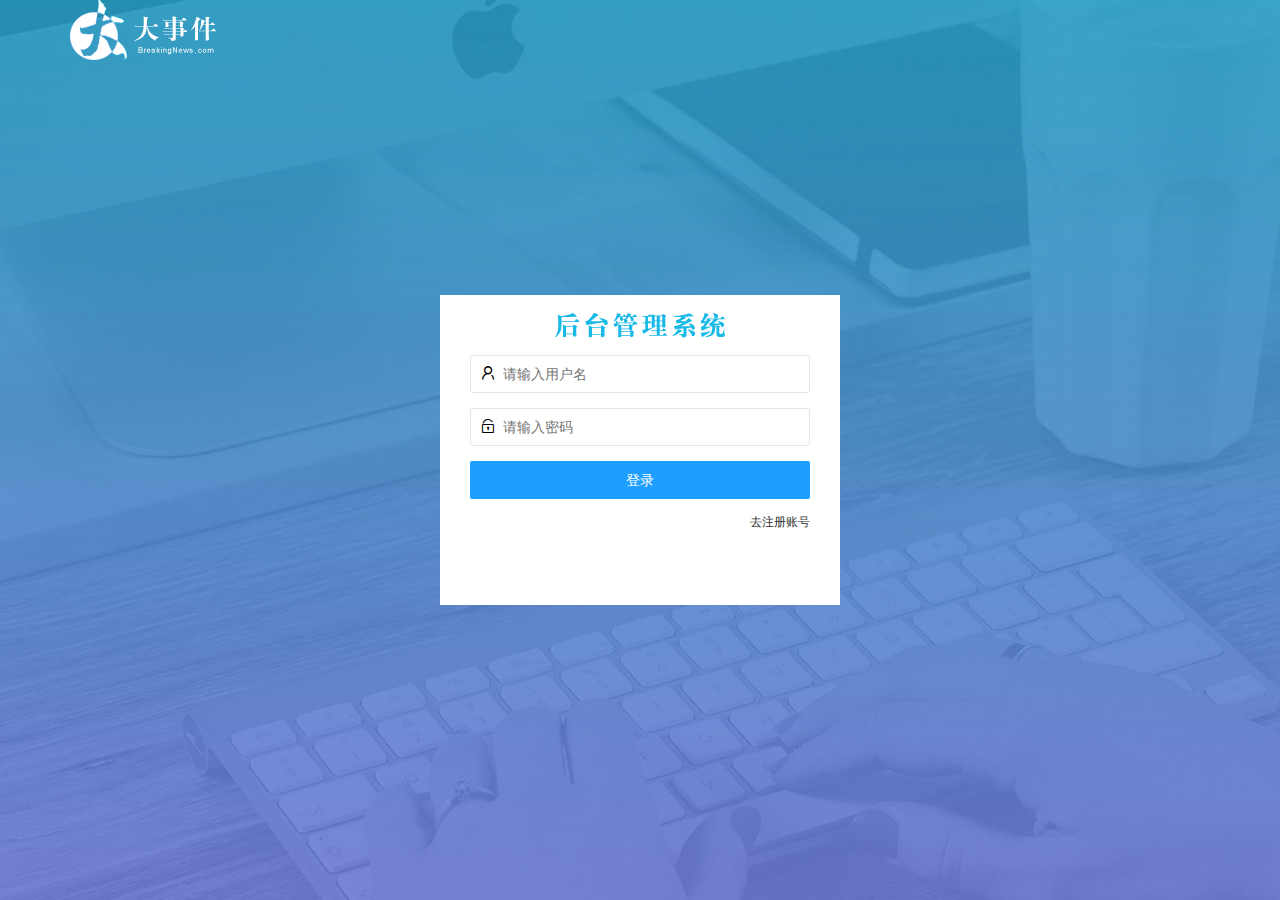
<file: login.html>
<!DOCTYPE html>
<html lang="en">

<head>
    <meta charset="UTF-8" />
    <meta name="viewport" content="width=device-width, initial-scale=1.0" />
    <title>大事件-登录/注册</title>
    <!-- 导入 LayUI 的样式 -->
    <link rel="stylesheet" href="/assets/lib/layui/css/layui.css" />
    <!-- 导入自己的样式表 -->
    <link rel="stylesheet" href="/assets/css/login.css" />
</head>

<body>
    <!-- 头部的 Logo 区域 -->
    <div class="layui-main">
        <img src="/assets/images/logo.png" alt="" />
    </div>

    <!-- 登录注册区域 -->
    <div class="loginAndRegBox">
        <div class="title-box"></div>
        <!-- 登录的div -->
        <div class="login-box">
            <!-- 登录的表单 -->
            <form class="layui-form" id="form_login">
                <!-- 用户名 -->
                <div class="layui-form-item">
                    <i class="layui-icon layui-icon-username"></i>
                    <input type="text" name="username" required lay-verify="required" placeholder="请输入用户名"
                        autocomplete="off" class="layui-input" />
                </div>
                <!-- 密码 -->
                <div class="layui-form-item">
                    <i class="layui-icon layui-icon-password"></i>
                    <input type="password" name="password" required lay-verify="required|pwd" placeholder="请输入密码"
                        autocomplete="off" class="layui-input" />
                </div>
                <!-- 登录按钮 -->
                <div class="layui-form-item">
                    <!-- 注意：表单提交按钮和普通按钮的区别，就是 lay-submit 属性 -->
                    <button class="layui-btn layui-btn-fluid layui-btn-normal" lay-submit>登录</button>
                </div>
                <div class="layui-form-item links">
                    <a href="javascript:;" id="link_reg">去注册账号</a>
                </div>
            </form>
        </div>
        <!-- 注册的div -->
        <div class="reg-box">
            <!-- 注册的表单 -->
            <form class="layui-form" id="form_reg">
                <!-- 用户名 -->
                <div class="layui-form-item">
                    <i class="layui-icon layui-icon-username"></i>
                    <input type="text" name="username" required lay-verify="required" placeholder="请输入用户名"
                        autocomplete="off" class="layui-input" />
                </div>
                <!-- 密码 -->
                <div class="layui-form-item">
                    <i class="layui-icon layui-icon-password"></i>
                    <input type="password" name="password" required lay-verify="required|pwd" placeholder="请输入密码"
                        autocomplete="off" class="layui-input" />
                </div>
                <!-- 密码确认框 -->
                <div class="layui-form-item">
                    <i class="layui-icon layui-icon-password"></i>
                    <input type="password" name="repassword" required lay-verify="required|pwd|repwd"
                        placeholder="再次确认密码" autocomplete="off" class="layui-input" />
                </div>
                <!-- 注册按钮 -->
                <div class="layui-form-item">
                    <!-- 注意：表单提交按钮和普通按钮的区别，就是 lay-submit 属性 -->
                    <button class="layui-btn layui-btn-fluid layui-btn-normal" lay-submit>注册</button>
                </div>
                <div class="layui-form-item links">
                    <a href="javascript:;" id="link_login">去登录</a>
                </div>
            </form>
        </div>
    </div>

    <!-- 导入 Layui 的JS文件 -->
    <script src="/assets/lib/layui/layui.all.js"></script>
    <!-- 导入 JQuery -->
    <script src="/assets/lib/jquery.js"></script>
    <!-- 导入自己封装的 baseAPI.js -->
    <script src="/assets/js/baseAPI.js"></script>
    <!-- 导入自己的 JavaScript 脚本 -->
    <script src="/assets/js/login.js"></script>
</body>

</html>
</file>
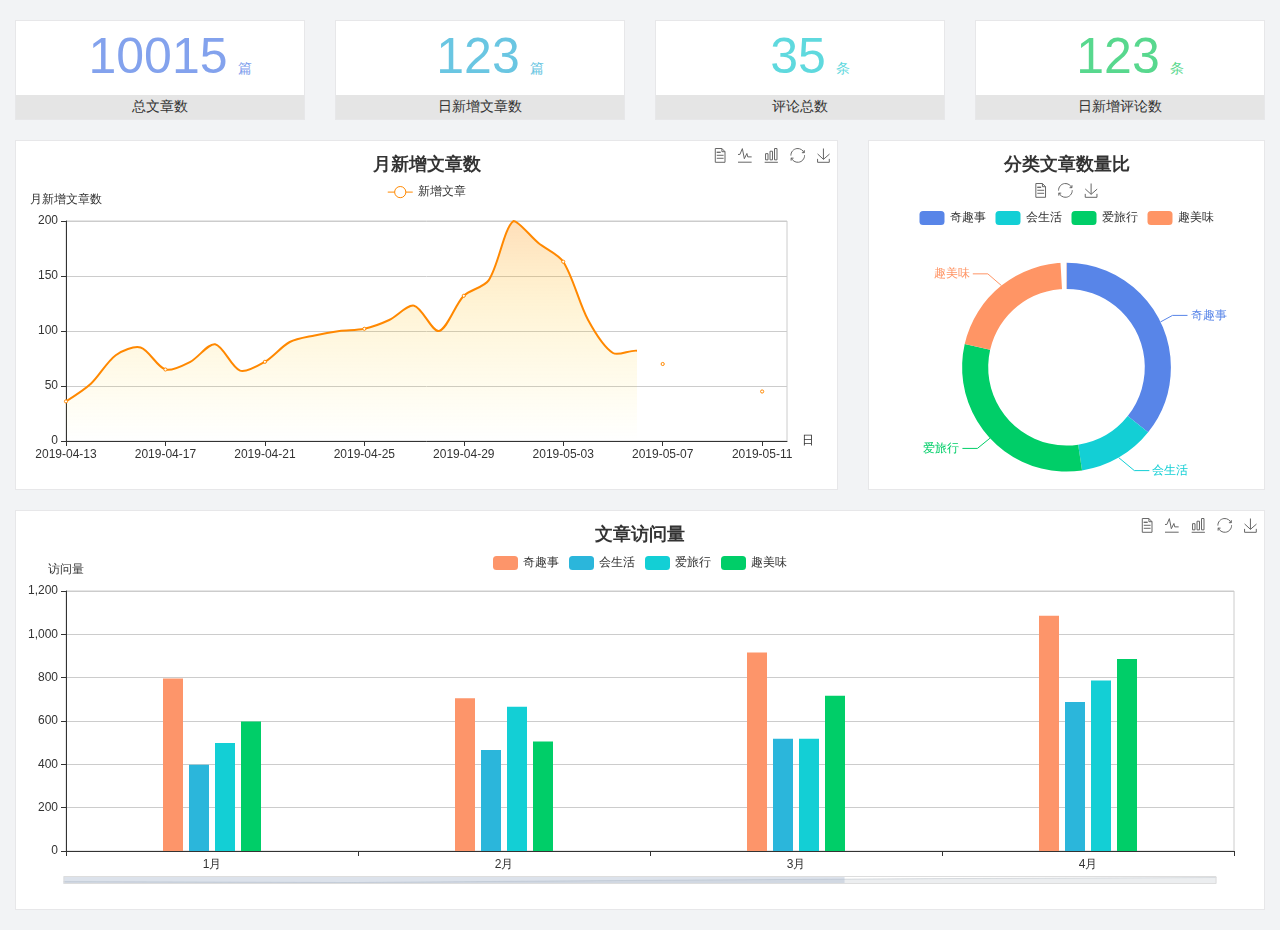
<file: home/dashboard.html>
<!DOCTYPE html>
<html lang="en">

<head>
  <meta charset="UTF-8">
  <meta name="viewport" content="width=device-width, initial-scale=1.0">
  <meta http-equiv="X-UA-Compatible" content="ie=edge">
  <title>图表统计</title>
  <link rel="stylesheet" href="../../assets/lib/bootstrap.css" />
  <link rel="stylesheet" href="../../assets/lib/main.css" />
  <script src="../../assets/lib/jquery.js"></script>
  <script type="text/javascript" src="../../assets/lib/echarts.min.js"></script>
</head>

<body>
  <div class="container-fluid">
    <div class="row spannel_list">
      <div class="col-sm-3 col-xs-6">
        <div class="spannel">
          <em>10015</em><span>篇</span>
          <b>总文章数</b>
        </div>
      </div>
      <div class="col-sm-3 col-xs-6">
        <div class="spannel scolor01">
          <em>123</em><span>篇</span>
          <b>日新增文章数</b>
        </div>
      </div>
      <div class="col-sm-3 col-xs-6">
        <div class="spannel scolor02">
          <em>35</em><span>条</span>
          <b>评论总数</b>
        </div>
      </div>
      <div class="col-sm-3 col-xs-6">
        <div class="spannel scolor03">
          <em>123</em><span>条</span>
          <b>日新增评论数</b>
        </div>
      </div>
    </div>
  </div>

  <div class="container-fluid">
    <div class="row curve-pie">
      <div class="col-lg-8 col-md-8">
        <div class="gragh_pannel" id="curve_show"></div>
      </div>
      <div class="col-lg-4 col-md-4">
        <div class="gragh_pannel" id="pie_show"></div>
      </div>
    </div>
  </div>

  <div class="container-fluid">
    <div class="column_pannel" id="column_show"></div>
  </div>

  <script>
    var oChart = echarts.init(document.getElementById('curve_show'));
    var aList_all = [
      { 'count': 36, 'date': '2019-04-13' },
      { 'count': 52, 'date': '2019-04-14' },
      { 'count': 78, 'date': '2019-04-15' },
      { 'count': 85, 'date': '2019-04-16' },
      { 'count': 65, 'date': '2019-04-17' },
      { 'count': 72, 'date': '2019-04-18' },
      { 'count': 88, 'date': '2019-04-19' },
      { 'count': 64, 'date': '2019-04-20' },
      { 'count': 72, 'date': '2019-04-21' },
      { 'count': 90, 'date': '2019-04-22' },
      { 'count': 96, 'date': '2019-04-23' },
      { 'count': 100, 'date': '2019-04-24' },
      { 'count': 102, 'date': '2019-04-25' },
      { 'count': 110, 'date': '2019-04-26' },
      { 'count': 123, 'date': '2019-04-27' },
      { 'count': 100, 'date': '2019-04-28' },
      { 'count': 132, 'date': '2019-04-29' },
      { 'count': 146, 'date': '2019-04-30' },
      { 'count': 200, 'date': '2019-05-01' },
      { 'count': 180, 'date': '2019-05-02' },
      { 'count': 163, 'date': '2019-05-03' },
      { 'count': 110, 'date': '2019-05-04' },
      { 'count': 80, 'date': '2019-05-05' },
      { 'count': 82, 'date': '2019-05-06' },
      { 'count': 70, 'date': '2019-05-07' },
      { 'count': 65, 'date': '2019-05-08' },
      { 'count': 54, 'date': '2019-05-09' },
      { 'count': 40, 'date': '2019-05-10' },
      { 'count': 45, 'date': '2019-05-11' },
      { 'count': 38, 'date': '2019-05-12' },
    ];

    let aCount = [];
    let aDate = [];

    for (var i = 0; i < aList_all.length; i++) {
      aCount.push(aList_all[i].count);
      aDate.push(aList_all[i].date);
    }

    var chartopt = {
      title: {
        text: '月新增文章数',
        left: 'center',
        top: '10'
      },
      tooltip: {
        trigger: 'axis'
      },
      legend: {
        data: ['新增文章'],
        top: '40'
      },
      toolbox: {
        show: true,
        feature: {
          mark: { show: true },
          dataView: { show: true, readOnly: false },
          magicType: { show: true, type: ['line', 'bar'] },
          restore: { show: true },
          saveAsImage: { show: true }
        }
      },
      calculable: true,
      xAxis: [
        {
          name: '日',
          type: 'category',
          boundaryGap: false,
          data: aDate
        }
      ],
      yAxis: [
        {
          name: '月新增文章数',
          type: 'value'
        }
      ],
      series: [
        {
          name: '新增文章',
          type: 'line',
          smooth: true,
          itemStyle: { normal: { areaStyle: { type: 'default' }, color: '#f80' }, lineStyle: { color: '#f80' } },
          data: aCount
        }],
      areaStyle: {
        normal: {
          color: new echarts.graphic.LinearGradient(0, 0, 0, 1, [{
            offset: 0,
            color: 'rgba(255,136,0,0.39)'
          }, {
            offset: .34,
            color: 'rgba(255,180,0,0.25)'
          }, {
            offset: 1,
            color: 'rgba(255,222,0,0.00)'
          }])

        }
      },
      grid: {
        show: true,
        x: 50,
        x2: 50,
        y: 80,
        height: 220
      }
    };

    oChart.setOption(chartopt);


    var oPie = echarts.init(document.getElementById('pie_show'));
    var oPieopt =
    {
      title: {
        top: 10,
        text: '分类文章数量比',
        x: 'center'
      },
      tooltip: {
        trigger: 'item',
        formatter: "{a} <br/>{b} : {c} ({d}%)"
      },
      color: ['#5885e8', '#13cfd5', '#00ce68', '#ff9565'],
      legend: {
        x: 'center',
        top: 65,
        data: ['奇趣事', '会生活', '爱旅行', '趣美味']
      },
      toolbox: {
        show: true,
        x: 'center',
        top: 35,
        feature: {
          mark: { show: true },
          dataView: { show: true, readOnly: false },
          magicType: {
            show: true,
            type: ['pie', 'funnel'],
            option: {
              funnel: {
                x: '25%',
                width: '50%',
                funnelAlign: 'left',
                max: 1548
              }
            }
          },
          restore: { show: true },
          saveAsImage: { show: true }
        }
      },
      calculable: true,
      series: [
        {
          name: '访问来源',
          type: 'pie',
          radius: ['45%', '60%'],
          center: ['50%', '65%'],
          data: [
            { value: 300, name: '奇趣事' },
            { value: 100, name: '会生活' },
            { value: 260, name: '爱旅行' },
            { value: 180, name: '趣美味' }
          ]
        }
      ]
    };
    oPie.setOption(oPieopt);



    var oColumn = this.echarts.init(document.getElementById('column_show'));
    var oColumnopt =
    {
      title: {
        text: '文章访问量',
        left: 'center',
        top: '10'
      },
      tooltip: {
        trigger: 'axis'
      },
      legend: {
        data: ['奇趣事', '会生活', '爱旅行', '趣美味'],
        top: '40'
      },
      toolbox: {
        show: true,
        feature: {
          mark: { show: true },
          dataView: { show: true, readOnly: false },
          magicType: { show: true, type: ['line', 'bar'] },
          restore: { show: true },
          saveAsImage: { show: true }
        }
      },
      calculable: true,
      xAxis: [
        {
          type: 'category',
          data: ['1月', '2月', '3月', '4月', '5月']
        }
      ],
      yAxis: [
        {
          name: '访问量',
          type: 'value'
        }
      ],
      series: [
        {
          name: '奇趣事',
          type: 'bar',
          barWidth: 20,
          itemStyle: {
            normal: { areaStyle: { type: 'default' }, color: '#fd956a' }
          },
          data: [800, 708, 920, 1090, 1200]
        },
        {
          name: '会生活',
          type: 'bar',
          barWidth: 20,
          itemStyle: {
            normal: { areaStyle: { type: 'default' }, color: '#2bb6db' }
          },
          data: [400, 468, 520, 690, 800]
        },
        {
          name: '爱旅行',
          type: 'bar',
          barWidth: 20,
          itemStyle: {
            normal: { areaStyle: { type: 'default' }, color: '#13cfd5' }
          },
          data: [500, 668, 520, 790, 900]
        },
        {
          name: '趣美味',
          type: 'bar',
          barWidth: 20,
          itemStyle: {
            normal: { areaStyle: { type: 'default' }, color: '#00ce68' }
          },
          data: [600, 508, 720, 890, 1000]
        }
      ],
      grid: {
        show: true,
        x: 50,
        x2: 30,
        y: 80,
        height: 260
      },
      dataZoom: [//给x轴设置滚动条
        {
          start: 0,//默认为0
          end: 100 - 1000 / 31,//默认为100
          type: 'slider',
          show: true,
          xAxisIndex: [0],
          handleSize: 0,//滑动条的 左右2个滑动条的大小
          height: 8,//组件高度
          left: 45, //左边的距离
          right: 50,//右边的距离
          bottom: 26,//右边的距离
          handleColor: '#ddd',//h滑动图标的颜色
          handleStyle: {
            borderColor: "#cacaca",
            borderWidth: "1",
            shadowBlur: 2,
            background: "#ddd",
            shadowColor: "#ddd",
          }
        }]
    };
    oColumn.setOption(oColumnopt);
  </script>
</body>

</html>
</file>
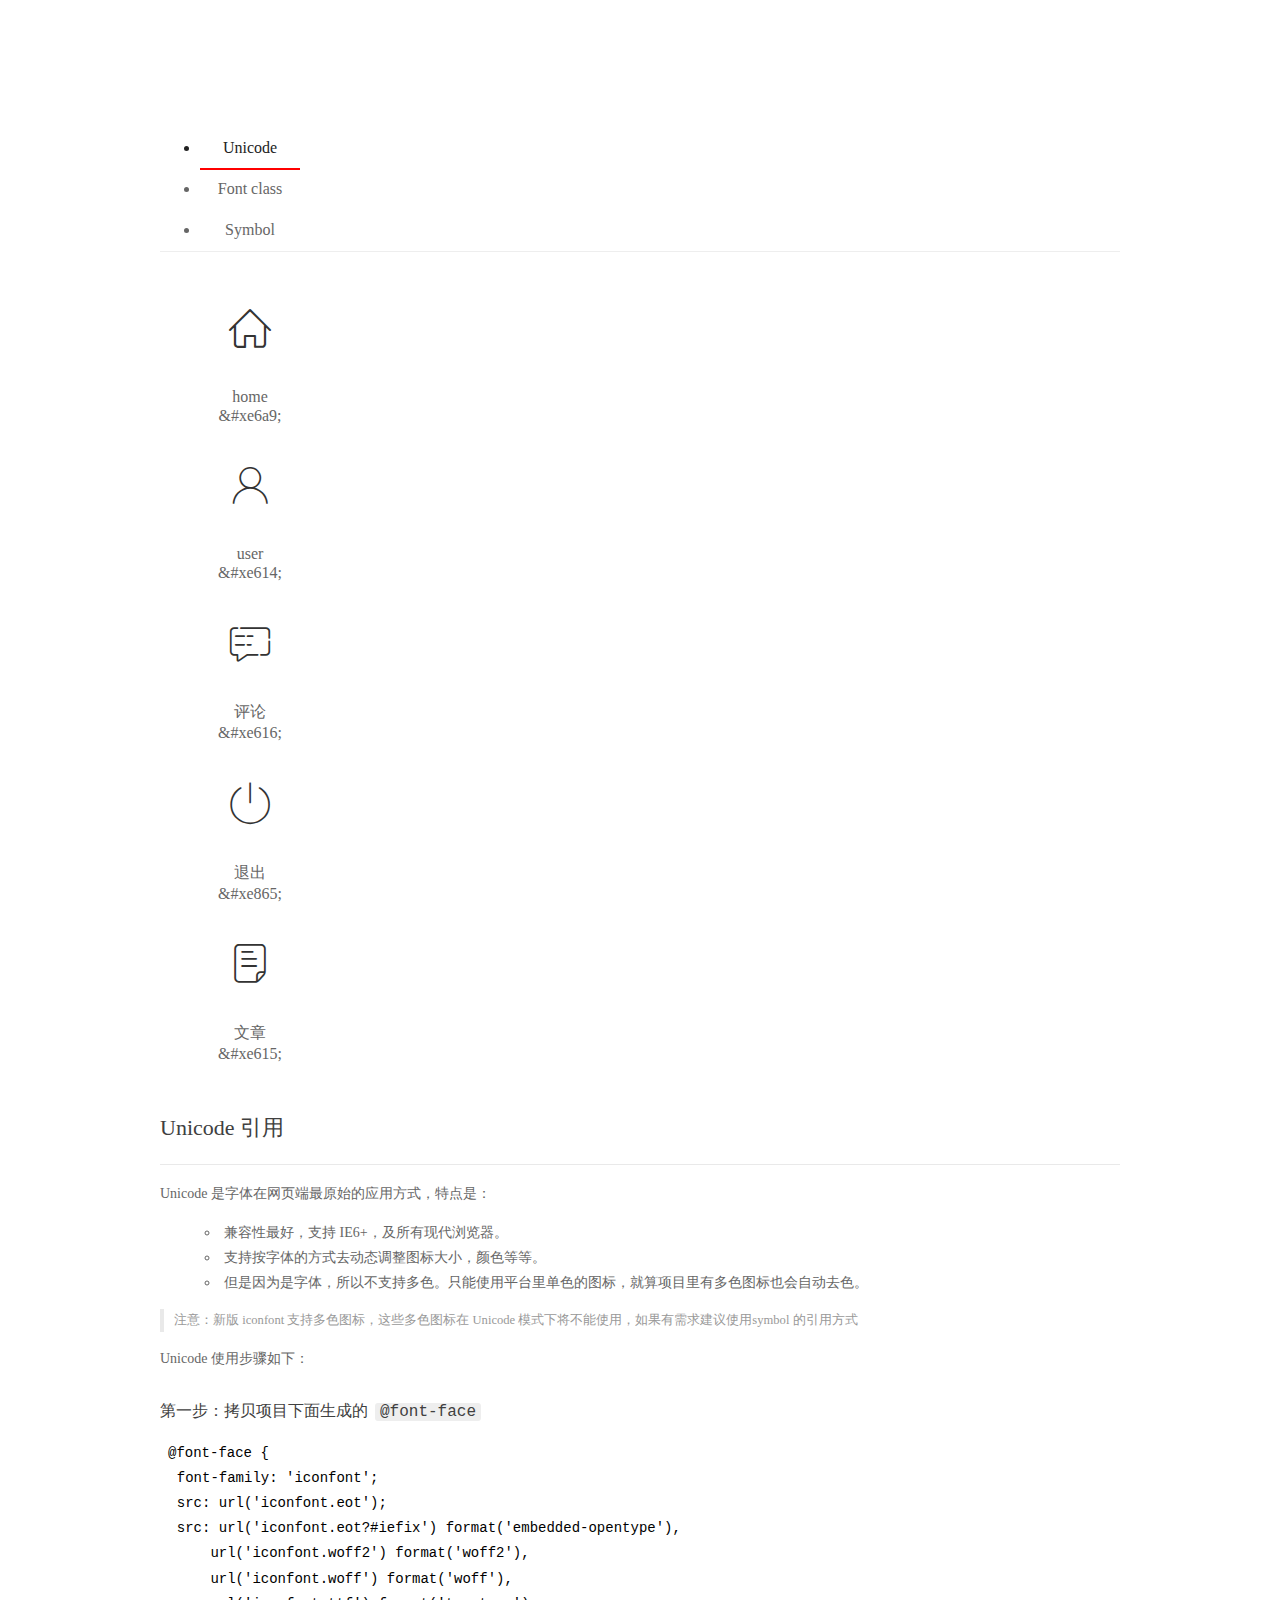
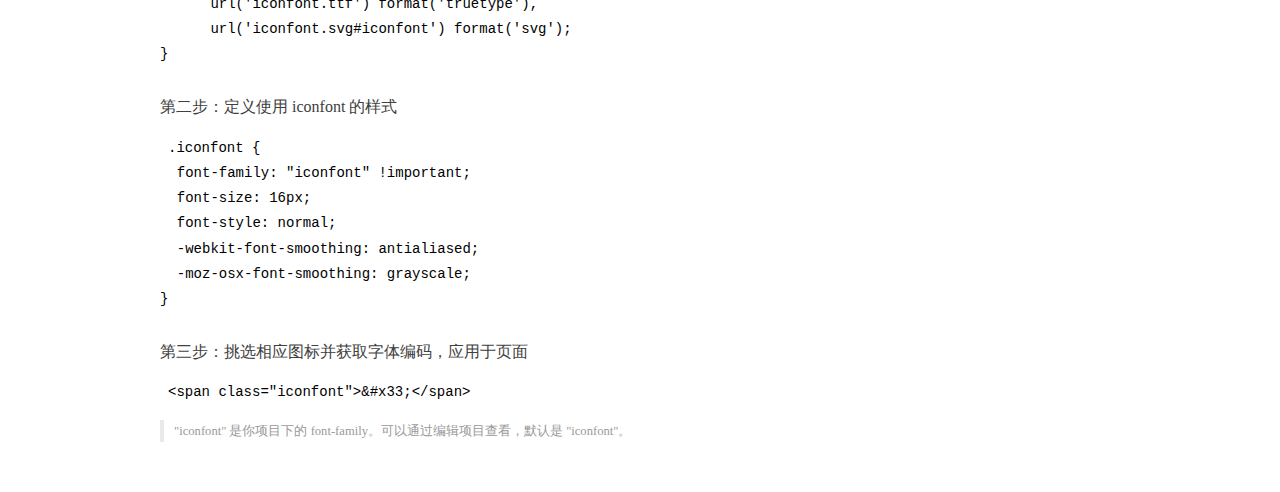
<file: assets/fonts/demo_index.html>
<!DOCTYPE html>
<html>
<head>
  <meta charset="utf-8"/>
  <title>IconFont Demo</title>
  <link rel="shortcut icon" href="https://gtms04.alicdn.com/tps/i4/TB1_oz6GVXXXXaFXpXXJDFnIXXX-64-64.ico" type="image/x-icon"/>
  <link rel="stylesheet" href="https://g.alicdn.com/thx/cube/1.3.2/cube.min.css">
  <link rel="stylesheet" href="demo.css">
  <link rel="stylesheet" href="iconfont.css">
  <script src="iconfont.js"></script>
  <!-- jQuery -->
  <script src="https://a1.alicdn.com/oss/uploads/2018/12/26/7bfddb60-08e8-11e9-9b04-53e73bb6408b.js"></script>
  <!-- 代码高亮 -->
  <script src="https://a1.alicdn.com/oss/uploads/2018/12/26/a3f714d0-08e6-11e9-8a15-ebf944d7534c.js"></script>
</head>
<body>
  <div class="main">
    <h1 class="logo"><a href="https://www.iconfont.cn/" title="iconfont 首页" target="_blank">&#xe86b;</a></h1>
    <div class="nav-tabs">
      <ul id="tabs" class="dib-box">
        <li class="dib active"><span>Unicode</span></li>
        <li class="dib"><span>Font class</span></li>
        <li class="dib"><span>Symbol</span></li>
      </ul>
      
    </div>
    <div class="tab-container">
      <div class="content unicode" style="display: block;">
          <ul class="icon_lists dib-box">
          
            <li class="dib">
              <span class="icon iconfont">&#xe6a9;</span>
                <div class="name">home</div>
                <div class="code-name">&amp;#xe6a9;</div>
              </li>
          
            <li class="dib">
              <span class="icon iconfont">&#xe614;</span>
                <div class="name">user</div>
                <div class="code-name">&amp;#xe614;</div>
              </li>
          
            <li class="dib">
              <span class="icon iconfont">&#xe616;</span>
                <div class="name">评论</div>
                <div class="code-name">&amp;#xe616;</div>
              </li>
          
            <li class="dib">
              <span class="icon iconfont">&#xe865;</span>
                <div class="name">退出</div>
                <div class="code-name">&amp;#xe865;</div>
              </li>
          
            <li class="dib">
              <span class="icon iconfont">&#xe615;</span>
                <div class="name">文章</div>
                <div class="code-name">&amp;#xe615;</div>
              </li>
          
          </ul>
          <div class="article markdown">
          <h2 id="unicode-">Unicode 引用</h2>
          <hr>

          <p>Unicode 是字体在网页端最原始的应用方式，特点是：</p>
          <ul>
            <li>兼容性最好，支持 IE6+，及所有现代浏览器。</li>
            <li>支持按字体的方式去动态调整图标大小，颜色等等。</li>
            <li>但是因为是字体，所以不支持多色。只能使用平台里单色的图标，就算项目里有多色图标也会自动去色。</li>
          </ul>
          <blockquote>
            <p>注意：新版 iconfont 支持多色图标，这些多色图标在 Unicode 模式下将不能使用，如果有需求建议使用symbol 的引用方式</p>
          </blockquote>
          <p>Unicode 使用步骤如下：</p>
          <h3 id="-font-face">第一步：拷贝项目下面生成的 <code>@font-face</code></h3>
<pre><code class="language-css"
>@font-face {
  font-family: 'iconfont';
  src: url('iconfont.eot');
  src: url('iconfont.eot?#iefix') format('embedded-opentype'),
      url('iconfont.woff2') format('woff2'),
      url('iconfont.woff') format('woff'),
      url('iconfont.ttf') format('truetype'),
      url('iconfont.svg#iconfont') format('svg');
}
</code></pre>
          <h3 id="-iconfont-">第二步：定义使用 iconfont 的样式</h3>
<pre><code class="language-css"
>.iconfont {
  font-family: "iconfont" !important;
  font-size: 16px;
  font-style: normal;
  -webkit-font-smoothing: antialiased;
  -moz-osx-font-smoothing: grayscale;
}
</code></pre>
          <h3 id="-">第三步：挑选相应图标并获取字体编码，应用于页面</h3>
<pre>
<code class="language-html"
>&lt;span class="iconfont"&gt;&amp;#x33;&lt;/span&gt;
</code></pre>
          <blockquote>
            <p>"iconfont" 是你项目下的 font-family。可以通过编辑项目查看，默认是 "iconfont"。</p>
          </blockquote>
          </div>
      </div>
      <div class="content font-class">
        <ul class="icon_lists dib-box">
          
          <li class="dib">
            <span class="icon iconfont icon-home"></span>
            <div class="name">
              home
            </div>
            <div class="code-name">.icon-home
            </div>
          </li>
          
          <li class="dib">
            <span class="icon iconfont icon-user"></span>
            <div class="name">
              user
            </div>
            <div class="code-name">.icon-user
            </div>
          </li>
          
          <li class="dib">
            <span class="icon iconfont icon-pinglun"></span>
            <div class="name">
              评论
            </div>
            <div class="code-name">.icon-pinglun
            </div>
          </li>
          
          <li class="dib">
            <span class="icon iconfont icon-tuichu"></span>
            <div class="name">
              退出
            </div>
            <div class="code-name">.icon-tuichu
            </div>
          </li>
          
          <li class="dib">
            <span class="icon iconfont icon-16"></span>
            <div class="name">
              文章
            </div>
            <div class="code-name">.icon-16
            </div>
          </li>
          
        </ul>
        <div class="article markdown">
        <h2 id="font-class-">font-class 引用</h2>
        <hr>

        <p>font-class 是 Unicode 使用方式的一种变种，主要是解决 Unicode 书写不直观，语意不明确的问题。</p>
        <p>与 Unicode 使用方式相比，具有如下特点：</p>
        <ul>
          <li>兼容性良好，支持 IE8+，及所有现代浏览器。</li>
          <li>相比于 Unicode 语意明确，书写更直观。可以很容易分辨这个 icon 是什么。</li>
          <li>因为使用 class 来定义图标，所以当要替换图标时，只需要修改 class 里面的 Unicode 引用。</li>
          <li>不过因为本质上还是使用的字体，所以多色图标还是不支持的。</li>
        </ul>
        <p>使用步骤如下：</p>
        <h3 id="-fontclass-">第一步：引入项目下面生成的 fontclass 代码：</h3>
<pre><code class="language-html">&lt;link rel="stylesheet" href="./iconfont.css"&gt;
</code></pre>
        <h3 id="-">第二步：挑选相应图标并获取类名，应用于页面：</h3>
<pre><code class="language-html">&lt;span class="iconfont icon-xxx"&gt;&lt;/span&gt;
</code></pre>
        <blockquote>
          <p>"
            iconfont" 是你项目下的 font-family。可以通过编辑项目查看，默认是 "iconfont"。</p>
        </blockquote>
      </div>
      </div>
      <div class="content symbol">
          <ul class="icon_lists dib-box">
          
            <li class="dib">
                <svg class="icon svg-icon" aria-hidden="true">
                  <use xlink:href="#icon-home"></use>
                </svg>
                <div class="name">home</div>
                <div class="code-name">#icon-home</div>
            </li>
          
            <li class="dib">
                <svg class="icon svg-icon" aria-hidden="true">
                  <use xlink:href="#icon-user"></use>
                </svg>
                <div class="name">user</div>
                <div class="code-name">#icon-user</div>
            </li>
          
            <li class="dib">
                <svg class="icon svg-icon" aria-hidden="true">
                  <use xlink:href="#icon-pinglun"></use>
                </svg>
                <div class="name">评论</div>
                <div class="code-name">#icon-pinglun</div>
            </li>
          
            <li class="dib">
                <svg class="icon svg-icon" aria-hidden="true">
                  <use xlink:href="#icon-tuichu"></use>
                </svg>
                <div class="name">退出</div>
                <div class="code-name">#icon-tuichu</div>
            </li>
          
            <li class="dib">
                <svg class="icon svg-icon" aria-hidden="true">
                  <use xlink:href="#icon-16"></use>
                </svg>
                <div class="name">文章</div>
                <div class="code-name">#icon-16</div>
            </li>
          
          </ul>
          <div class="article markdown">
          <h2 id="symbol-">Symbol 引用</h2>
          <hr>

          <p>这是一种全新的使用方式，应该说这才是未来的主流，也是平台目前推荐的用法。相关介绍可以参考这篇<a href="">文章</a>
            这种用法其实是做了一个 SVG 的集合，与另外两种相比具有如下特点：</p>
          <ul>
            <li>支持多色图标了，不再受单色限制。</li>
            <li>通过一些技巧，支持像字体那样，通过 <code>font-size</code>, <code>color</code> 来调整样式。</li>
            <li>兼容性较差，支持 IE9+，及现代浏览器。</li>
            <li>浏览器渲染 SVG 的性能一般，还不如 png。</li>
          </ul>
          <p>使用步骤如下：</p>
          <h3 id="-symbol-">第一步：引入项目下面生成的 symbol 代码：</h3>
<pre><code class="language-html">&lt;script src="./iconfont.js"&gt;&lt;/script&gt;
</code></pre>
          <h3 id="-css-">第二步：加入通用 CSS 代码（引入一次就行）：</h3>
<pre><code class="language-html">&lt;style&gt;
.icon {
  width: 1em;
  height: 1em;
  vertical-align: -0.15em;
  fill: currentColor;
  overflow: hidden;
}
&lt;/style&gt;
</code></pre>
          <h3 id="-">第三步：挑选相应图标并获取类名，应用于页面：</h3>
<pre><code class="language-html">&lt;svg class="icon" aria-hidden="true"&gt;
  &lt;use xlink:href="#icon-xxx"&gt;&lt;/use&gt;
&lt;/svg&gt;
</code></pre>
          </div>
      </div>

    </div>
  </div>
  <script>
  $(document).ready(function () {
      $('.tab-container .content:first').show()

      $('#tabs li').click(function (e) {
        var tabContent = $('.tab-container .content')
        var index = $(this).index()

        if ($(this).hasClass('active')) {
          return
        } else {
          $('#tabs li').removeClass('active')
          $(this).addClass('active')

          tabContent.hide().eq(index).fadeIn()
        }
      })
    })
  </script>
</body>
</html>
</file>
<file: assets/lib/layui/css/layui.css>
/** layui-v2.5.5 MIT License By https://www.layui.com */
 .layui-inline,img{display:inline-block;vertical-align:middle}h1,h2,h3,h4,h5,h6{font-weight:400}.layui-edge,.layui-header,.layui-inline,.layui-main{position:relative}.layui-body,.layui-edge,.layui-elip{overflow:hidden}.layui-btn,.layui-edge,.layui-inline,img{vertical-align:middle}.layui-btn,.layui-disabled,.layui-icon,.layui-unselect{-moz-user-select:none;-webkit-user-select:none;-ms-user-select:none}.layui-elip,.layui-form-checkbox span,.layui-form-pane .layui-form-label{text-overflow:ellipsis;white-space:nowrap}.layui-breadcrumb,.layui-tree-btnGroup{visibility:hidden}blockquote,body,button,dd,div,dl,dt,form,h1,h2,h3,h4,h5,h6,input,li,ol,p,pre,td,textarea,th,ul{margin:0;padding:0;-webkit-tap-highlight-color:rgba(0,0,0,0)}a:active,a:hover{outline:0}img{border:none}li{list-style:none}table{border-collapse:collapse;border-spacing:0}h4,h5,h6{font-size:100%}button,input,optgroup,option,select,textarea{font-family:inherit;font-size:inherit;font-style:inherit;font-weight:inherit;outline:0}pre{white-space:pre-wrap;white-space:-moz-pre-wrap;white-space:-pre-wrap;white-space:-o-pre-wrap;word-wrap:break-word}body{line-height:24px;font:14px Helvetica Neue,Helvetica,PingFang SC,Tahoma,Arial,sans-serif}hr{height:1px;margin:10px 0;border:0;clear:both}a{color:#333;text-decoration:none}a:hover{color:#777}a cite{font-style:normal;*cursor:pointer}.layui-border-box,.layui-border-box *{box-sizing:border-box}.layui-box,.layui-box *{box-sizing:content-box}.layui-clear{clear:both;*zoom:1}.layui-clear:after{content:'\20';clear:both;*zoom:1;display:block;height:0}.layui-inline{*display:inline;*zoom:1}.layui-edge{display:inline-block;width:0;height:0;border-width:6px;border-style:dashed;border-color:transparent}.layui-edge-top{top:-4px;border-bottom-color:#999;border-bottom-style:solid}.layui-edge-right{border-left-color:#999;border-left-style:solid}.layui-edge-bottom{top:2px;border-top-color:#999;border-top-style:solid}.layui-edge-left{border-right-color:#999;border-right-style:solid}.layui-disabled,.layui-disabled:hover{color:#d2d2d2!important;cursor:not-allowed!important}.layui-circle{border-radius:100%}.layui-show{display:block!important}.layui-hide{display:none!important}@font-face{font-family:layui-icon;src:url(../font/iconfont.eot?v=250);src:url(../font/iconfont.eot?v=250#iefix) format('embedded-opentype'),url(../font/iconfont.woff2?v=250) format('woff2'),url(../font/iconfont.woff?v=250) format('woff'),url(../font/iconfont.ttf?v=250) format('truetype'),url(../font/iconfont.svg?v=250#layui-icon) format('svg')}.layui-icon{font-family:layui-icon!important;font-size:16px;font-style:normal;-webkit-font-smoothing:antialiased;-moz-osx-font-smoothing:grayscale}.layui-icon-reply-fill:before{content:"\e611"}.layui-icon-set-fill:before{content:"\e614"}.layui-icon-menu-fill:before{content:"\e60f"}.layui-icon-search:before{content:"\e615"}.layui-icon-share:before{content:"\e641"}.layui-icon-set-sm:before{content:"\e620"}.layui-icon-engine:before{content:"\e628"}.layui-icon-close:before{content:"\1006"}.layui-icon-close-fill:before{content:"\1007"}.layui-icon-chart-screen:before{content:"\e629"}.layui-icon-star:before{content:"\e600"}.layui-icon-circle-dot:before{content:"\e617"}.layui-icon-chat:before{content:"\e606"}.layui-icon-release:before{content:"\e609"}.layui-icon-list:before{content:"\e60a"}.layui-icon-chart:before{content:"\e62c"}.layui-icon-ok-circle:before{content:"\1005"}.layui-icon-layim-theme:before{content:"\e61b"}.layui-icon-table:before{content:"\e62d"}.layui-icon-right:before{content:"\e602"}.layui-icon-left:before{content:"\e603"}.layui-icon-cart-simple:before{content:"\e698"}.layui-icon-face-cry:before{content:"\e69c"}.layui-icon-face-smile:before{content:"\e6af"}.layui-icon-survey:before{content:"\e6b2"}.layui-icon-tree:before{content:"\e62e"}.layui-icon-upload-circle:before{content:"\e62f"}.layui-icon-add-circle:before{content:"\e61f"}.layui-icon-download-circle:before{content:"\e601"}.layui-icon-templeate-1:before{content:"\e630"}.layui-icon-util:before{content:"\e631"}.layui-icon-face-surprised:before{content:"\e664"}.layui-icon-edit:before{content:"\e642"}.layui-icon-speaker:before{content:"\e645"}.layui-icon-down:before{content:"\e61a"}.layui-icon-file:before{content:"\e621"}.layui-icon-layouts:before{content:"\e632"}.layui-icon-rate-half:before{content:"\e6c9"}.layui-icon-add-circle-fine:before{content:"\e608"}.layui-icon-prev-circle:before{content:"\e633"}.layui-icon-read:before{content:"\e705"}.layui-icon-404:before{content:"\e61c"}.layui-icon-carousel:before{content:"\e634"}.layui-icon-help:before{content:"\e607"}.layui-icon-code-circle:before{content:"\e635"}.layui-icon-water:before{content:"\e636"}.layui-icon-username:before{content:"\e66f"}.layui-icon-find-fill:before{content:"\e670"}.layui-icon-about:before{content:"\e60b"}.layui-icon-location:before{content:"\e715"}.layui-icon-up:before{content:"\e619"}.layui-icon-pause:before{content:"\e651"}.layui-icon-date:before{content:"\e637"}.layui-icon-layim-uploadfile:before{content:"\e61d"}.layui-icon-delete:before{content:"\e640"}.layui-icon-play:before{content:"\e652"}.layui-icon-top:before{content:"\e604"}.layui-icon-friends:before{content:"\e612"}.layui-icon-refresh-3:before{content:"\e9aa"}.layui-icon-ok:before{content:"\e605"}.layui-icon-layer:before{content:"\e638"}.layui-icon-face-smile-fine:before{content:"\e60c"}.layui-icon-dollar:before{content:"\e659"}.layui-icon-group:before{content:"\e613"}.layui-icon-layim-download:before{content:"\e61e"}.layui-icon-picture-fine:before{content:"\e60d"}.layui-icon-link:before{content:"\e64c"}.layui-icon-diamond:before{content:"\e735"}.layui-icon-log:before{content:"\e60e"}.layui-icon-rate-solid:before{content:"\e67a"}.layui-icon-fonts-del:before{content:"\e64f"}.layui-icon-unlink:before{content:"\e64d"}.layui-icon-fonts-clear:before{content:"\e639"}.layui-icon-triangle-r:before{content:"\e623"}.layui-icon-circle:before{content:"\e63f"}.layui-icon-radio:before{content:"\e643"}.layui-icon-align-center:before{content:"\e647"}.layui-icon-align-right:before{content:"\e648"}.layui-icon-align-left:before{content:"\e649"}.layui-icon-loading-1:before{content:"\e63e"}.layui-icon-return:before{content:"\e65c"}.layui-icon-fonts-strong:before{content:"\e62b"}.layui-icon-upload:before{content:"\e67c"}.layui-icon-dialogue:before{content:"\e63a"}.layui-icon-video:before{content:"\e6ed"}.layui-icon-headset:before{content:"\e6fc"}.layui-icon-cellphone-fine:before{content:"\e63b"}.layui-icon-add-1:before{content:"\e654"}.layui-icon-face-smile-b:before{content:"\e650"}.layui-icon-fonts-html:before{content:"\e64b"}.layui-icon-form:before{content:"\e63c"}.layui-icon-cart:before{content:"\e657"}.layui-icon-camera-fill:before{content:"\e65d"}.layui-icon-tabs:before{content:"\e62a"}.layui-icon-fonts-code:before{content:"\e64e"}.layui-icon-fire:before{content:"\e756"}.layui-icon-set:before{content:"\e716"}.layui-icon-fonts-u:before{content:"\e646"}.layui-icon-triangle-d:before{content:"\e625"}.layui-icon-tips:before{content:"\e702"}.layui-icon-picture:before{content:"\e64a"}.layui-icon-more-vertical:before{content:"\e671"}.layui-icon-flag:before{content:"\e66c"}.layui-icon-loading:before{content:"\e63d"}.layui-icon-fonts-i:before{content:"\e644"}.layui-icon-refresh-1:before{content:"\e666"}.layui-icon-rmb:before{content:"\e65e"}.layui-icon-home:before{content:"\e68e"}.layui-icon-user:before{content:"\e770"}.layui-icon-notice:before{content:"\e667"}.layui-icon-login-weibo:before{content:"\e675"}.layui-icon-voice:before{content:"\e688"}.layui-icon-upload-drag:before{content:"\e681"}.layui-icon-login-qq:before{content:"\e676"}.layui-icon-snowflake:before{content:"\e6b1"}.layui-icon-file-b:before{content:"\e655"}.layui-icon-template:before{content:"\e663"}.layui-icon-auz:before{content:"\e672"}.layui-icon-console:before{content:"\e665"}.layui-icon-app:before{content:"\e653"}.layui-icon-prev:before{content:"\e65a"}.layui-icon-website:before{content:"\e7ae"}.layui-icon-next:before{content:"\e65b"}.layui-icon-component:before{content:"\e857"}.layui-icon-more:before{content:"\e65f"}.layui-icon-login-wechat:before{content:"\e677"}.layui-icon-shrink-right:before{content:"\e668"}.layui-icon-spread-left:before{content:"\e66b"}.layui-icon-camera:before{content:"\e660"}.layui-icon-note:before{content:"\e66e"}.layui-icon-refresh:before{content:"\e669"}.layui-icon-female:before{content:"\e661"}.layui-icon-male:before{content:"\e662"}.layui-icon-password:before{content:"\e673"}.layui-icon-senior:before{content:"\e674"}.layui-icon-theme:before{content:"\e66a"}.layui-icon-tread:before{content:"\e6c5"}.layui-icon-praise:before{content:"\e6c6"}.layui-icon-star-fill:before{content:"\e658"}.layui-icon-rate:before{content:"\e67b"}.layui-icon-template-1:before{content:"\e656"}.layui-icon-vercode:before{content:"\e679"}.layui-icon-cellphone:before{content:"\e678"}.layui-icon-screen-full:before{content:"\e622"}.layui-icon-screen-restore:before{content:"\e758"}.layui-icon-cols:before{content:"\e610"}.layui-icon-export:before{content:"\e67d"}.layui-icon-print:before{content:"\e66d"}.layui-icon-slider:before{content:"\e714"}.layui-icon-addition:before{content:"\e624"}.layui-icon-subtraction:before{content:"\e67e"}.layui-icon-service:before{content:"\e626"}.layui-icon-transfer:before{content:"\e691"}.layui-main{width:1140px;margin:0 auto}.layui-header{z-index:1000;height:60px}.layui-header a:hover{transition:all .5s;-webkit-transition:all .5s}.layui-side{position:fixed;left:0;top:0;bottom:0;z-index:999;width:200px;overflow-x:hidden}.layui-side-scroll{position:relative;width:220px;height:100%;overflow-x:hidden}.layui-body{position:absolute;left:200px;right:0;top:0;bottom:0;z-index:998;width:auto;overflow-y:auto;box-sizing:border-box}.layui-layout-body{overflow:hidden}.layui-layout-admin .layui-header{background-color:#23262E}.layui-layout-admin .layui-side{top:60px;width:200px;overflow-x:hidden}.layui-layout-admin .layui-body{position:fixed;top:60px;bottom:44px}.layui-layout-admin .layui-main{width:auto;margin:0 15px}.layui-layout-admin .layui-footer{position:fixed;left:200px;right:0;bottom:0;height:44px;line-height:44px;padding:0 15px;background-color:#eee}.layui-layout-admin .layui-logo{position:absolute;left:0;top:0;width:200px;height:100%;line-height:60px;text-align:center;color:#009688;font-size:16px}.layui-layout-admin .layui-header .layui-nav{background:0 0}.layui-layout-left{position:absolute!important;left:200px;top:0}.layui-layout-right{position:absolute!important;right:0;top:0}.layui-container{position:relative;margin:0 auto;padding:0 15px;box-sizing:border-box}.layui-fluid{position:relative;margin:0 auto;padding:0 15px}.layui-row:after,.layui-row:before{content:'';display:block;clear:both}.layui-col-lg1,.layui-col-lg10,.layui-col-lg11,.layui-col-lg12,.layui-col-lg2,.layui-col-lg3,.layui-col-lg4,.layui-col-lg5,.layui-col-lg6,.layui-col-lg7,.layui-col-lg8,.layui-col-lg9,.layui-col-md1,.layui-col-md10,.layui-col-md11,.layui-col-md12,.layui-col-md2,.layui-col-md3,.layui-col-md4,.layui-col-md5,.layui-col-md6,.layui-col-md7,.layui-col-md8,.layui-col-md9,.layui-col-sm1,.layui-col-sm10,.layui-col-sm11,.layui-col-sm12,.layui-col-sm2,.layui-col-sm3,.layui-col-sm4,.layui-col-sm5,.layui-col-sm6,.layui-col-sm7,.layui-col-sm8,.layui-col-sm9,.layui-col-xs1,.layui-col-xs10,.layui-col-xs11,.layui-col-xs12,.layui-col-xs2,.layui-col-xs3,.layui-col-xs4,.layui-col-xs5,.layui-col-xs6,.layui-col-xs7,.layui-col-xs8,.layui-col-xs9{position:relative;display:block;box-sizing:border-box}.layui-col-xs1,.layui-col-xs10,.layui-col-xs11,.layui-col-xs12,.layui-col-xs2,.layui-col-xs3,.layui-col-xs4,.layui-col-xs5,.layui-col-xs6,.layui-col-xs7,.layui-col-xs8,.layui-col-xs9{float:left}.layui-col-xs1{width:8.33333333%}.layui-col-xs2{width:16.66666667%}.layui-col-xs3{width:25%}.layui-col-xs4{width:33.33333333%}.layui-col-xs5{width:41.66666667%}.layui-col-xs6{width:50%}.layui-col-xs7{width:58.33333333%}.layui-col-xs8{width:66.66666667%}.layui-col-xs9{width:75%}.layui-col-xs10{width:83.33333333%}.layui-col-xs11{width:91.66666667%}.layui-col-xs12{width:100%}.layui-col-xs-offset1{margin-left:8.33333333%}.layui-col-xs-offset2{margin-left:16.66666667%}.layui-col-xs-offset3{margin-left:25%}.layui-col-xs-offset4{margin-left:33.33333333%}.layui-col-xs-offset5{margin-left:41.66666667%}.layui-col-xs-offset6{margin-left:50%}.layui-col-xs-offset7{margin-left:58.33333333%}.layui-col-xs-offset8{margin-left:66.66666667%}.layui-col-xs-offset9{margin-left:75%}.layui-col-xs-offset10{margin-left:83.33333333%}.layui-col-xs-offset11{margin-left:91.66666667%}.layui-col-xs-offset12{margin-left:100%}@media screen and (max-width:768px){.layui-hide-xs{display:none!important}.layui-show-xs-block{display:block!important}.layui-show-xs-inline{display:inline!important}.layui-show-xs-inline-block{display:inline-block!important}}@media screen and (min-width:768px){.layui-container{width:750px}.layui-hide-sm{display:none!important}.layui-show-sm-block{display:block!important}.layui-show-sm-inline{display:inline!important}.layui-show-sm-inline-block{display:inline-block!important}.layui-col-sm1,.layui-col-sm10,.layui-col-sm11,.layui-col-sm12,.layui-col-sm2,.layui-col-sm3,.layui-col-sm4,.layui-col-sm5,.layui-col-sm6,.layui-col-sm7,.layui-col-sm8,.layui-col-sm9{float:left}.layui-col-sm1{width:8.33333333%}.layui-col-sm2{width:16.66666667%}.layui-col-sm3{width:25%}.layui-col-sm4{width:33.33333333%}.layui-col-sm5{width:41.66666667%}.layui-col-sm6{width:50%}.layui-col-sm7{width:58.33333333%}.layui-col-sm8{width:66.66666667%}.layui-col-sm9{width:75%}.layui-col-sm10{width:83.33333333%}.layui-col-sm11{width:91.66666667%}.layui-col-sm12{width:100%}.layui-col-sm-offset1{margin-left:8.33333333%}.layui-col-sm-offset2{margin-left:16.66666667%}.layui-col-sm-offset3{margin-left:25%}.layui-col-sm-offset4{margin-left:33.33333333%}.layui-col-sm-offset5{margin-left:41.66666667%}.layui-col-sm-offset6{margin-left:50%}.layui-col-sm-offset7{margin-left:58.33333333%}.layui-col-sm-offset8{margin-left:66.66666667%}.layui-col-sm-offset9{margin-left:75%}.layui-col-sm-offset10{margin-left:83.33333333%}.layui-col-sm-offset11{margin-left:91.66666667%}.layui-col-sm-offset12{margin-left:100%}}@media screen and (min-width:992px){.layui-container{width:970px}.layui-hide-md{display:none!important}.layui-show-md-block{display:block!important}.layui-show-md-inline{display:inline!important}.layui-show-md-inline-block{display:inline-block!important}.layui-col-md1,.layui-col-md10,.layui-col-md11,.layui-col-md12,.layui-col-md2,.layui-col-md3,.layui-col-md4,.layui-col-md5,.layui-col-md6,.layui-col-md7,.layui-col-md8,.layui-col-md9{float:left}.layui-col-md1{width:8.33333333%}.layui-col-md2{width:16.66666667%}.layui-col-md3{width:25%}.layui-col-md4{width:33.33333333%}.layui-col-md5{width:41.66666667%}.layui-col-md6{width:50%}.layui-col-md7{width:58.33333333%}.layui-col-md8{width:66.66666667%}.layui-col-md9{width:75%}.layui-col-md10{width:83.33333333%}.layui-col-md11{width:91.66666667%}.layui-col-md12{width:100%}.layui-col-md-offset1{margin-left:8.33333333%}.layui-col-md-offset2{margin-left:16.66666667%}.layui-col-md-offset3{margin-left:25%}.layui-col-md-offset4{margin-left:33.33333333%}.layui-col-md-offset5{margin-left:41.66666667%}.layui-col-md-offset6{margin-left:50%}.layui-col-md-offset7{margin-left:58.33333333%}.layui-col-md-offset8{margin-left:66.66666667%}.layui-col-md-offset9{margin-left:75%}.layui-col-md-offset10{margin-left:83.33333333%}.layui-col-md-offset11{margin-left:91.66666667%}.layui-col-md-offset12{margin-left:100%}}@media screen and (min-width:1200px){.layui-container{width:1170px}.layui-hide-lg{display:none!important}.layui-show-lg-block{display:block!important}.layui-show-lg-inline{display:inline!important}.layui-show-lg-inline-block{display:inline-block!important}.layui-col-lg1,.layui-col-lg10,.layui-col-lg11,.layui-col-lg12,.layui-col-lg2,.layui-col-lg3,.layui-col-lg4,.layui-col-lg5,.layui-col-lg6,.layui-col-lg7,.layui-col-lg8,.layui-col-lg9{float:left}.layui-col-lg1{width:8.33333333%}.layui-col-lg2{width:16.66666667%}.layui-col-lg3{width:25%}.layui-col-lg4{width:33.33333333%}.layui-col-lg5{width:41.66666667%}.layui-col-lg6{width:50%}.layui-col-lg7{width:58.33333333%}.layui-col-lg8{width:66.66666667%}.layui-col-lg9{width:75%}.layui-col-lg10{width:83.33333333%}.layui-col-lg11{width:91.66666667%}.layui-col-lg12{width:100%}.layui-col-lg-offset1{margin-left:8.33333333%}.layui-col-lg-offset2{margin-left:16.66666667%}.layui-col-lg-offset3{margin-left:25%}.layui-col-lg-offset4{margin-left:33.33333333%}.layui-col-lg-offset5{margin-left:41.66666667%}.layui-col-lg-offset6{margin-left:50%}.layui-col-lg-offset7{margin-left:58.33333333%}.layui-col-lg-offset8{margin-left:66.66666667%}.layui-col-lg-offset9{margin-left:75%}.layui-col-lg-offset10{margin-left:83.33333333%}.layui-col-lg-offset11{margin-left:91.66666667%}.layui-col-lg-offset12{margin-left:100%}}.layui-col-space1{margin:-.5px}.layui-col-space1>*{padding:.5px}.layui-col-space3{margin:-1.5px}.layui-col-space3>*{padding:1.5px}.layui-col-space5{margin:-2.5px}.layui-col-space5>*{padding:2.5px}.layui-col-space8{margin:-3.5px}.layui-col-space8>*{padding:3.5px}.layui-col-space10{margin:-5px}.layui-col-space10>*{padding:5px}.layui-col-space12{margin:-6px}.layui-col-space12>*{padding:6px}.layui-col-space15{margin:-7.5px}.layui-col-space15>*{padding:7.5px}.layui-col-space18{margin:-9px}.layui-col-space18>*{padding:9px}.layui-col-space20{margin:-10px}.layui-col-space20>*{padding:10px}.layui-col-space22{margin:-11px}.layui-col-space22>*{padding:11px}.layui-col-space25{margin:-12.5px}.layui-col-space25>*{padding:12.5px}.layui-col-space30{margin:-15px}.layui-col-space30>*{padding:15px}.layui-btn,.layui-input,.layui-select,.layui-textarea,.layui-upload-button{outline:0;-webkit-appearance:none;transition:all .3s;-webkit-transition:all .3s;box-sizing:border-box}.layui-elem-quote{margin-bottom:10px;padding:15px;line-height:22px;border-left:5px solid #009688;border-radius:0 2px 2px 0;background-color:#f2f2f2}.layui-quote-nm{border-style:solid;border-width:1px 1px 1px 5px;background:0 0}.layui-elem-field{margin-bottom:10px;padding:0;border-width:1px;border-style:solid}.layui-elem-field legend{margin-left:20px;padding:0 10px;font-size:20px;font-weight:300}.layui-field-title{margin:10px 0 20px;border-width:1px 0 0}.layui-field-box{padding:10px 15px}.layui-field-title .layui-field-box{padding:10px 0}.layui-progress{position:relative;height:6px;border-radius:20px;background-color:#e2e2e2}.layui-progress-bar{position:absolute;left:0;top:0;width:0;max-width:100%;height:6px;border-radius:20px;text-align:right;background-color:#5FB878;transition:all .3s;-webkit-transition:all .3s}.layui-progress-big,.layui-progress-big .layui-progress-bar{height:18px;line-height:18px}.layui-progress-text{position:relative;top:-20px;line-height:18px;font-size:12px;color:#666}.layui-progress-big .layui-progress-text{position:static;padding:0 10px;color:#fff}.layui-collapse{border-width:1px;border-style:solid;border-radius:2px}.layui-colla-content,.layui-colla-item{border-top-width:1px;border-top-style:solid}.layui-colla-item:first-child{border-top:none}.layui-colla-title{position:relative;height:42px;line-height:42px;padding:0 15px 0 35px;color:#333;background-color:#f2f2f2;cursor:pointer;font-size:14px;overflow:hidden}.layui-colla-content{display:none;padding:10px 15px;line-height:22px;color:#666}.layui-colla-icon{position:absolute;left:15px;top:0;font-size:14px}.layui-card{margin-bottom:15px;border-radius:2px;background-color:#fff;box-shadow:0 1px 2px 0 rgba(0,0,0,.05)}.layui-card:last-child{margin-bottom:0}.layui-card-header{position:relative;height:42px;line-height:42px;padding:0 15px;border-bottom:1px solid #f6f6f6;color:#333;border-radius:2px 2px 0 0;font-size:14px}.layui-bg-black,.layui-bg-blue,.layui-bg-cyan,.layui-bg-green,.layui-bg-orange,.layui-bg-red{color:#fff!important}.layui-card-body{position:relative;padding:10px 15px;line-height:24px}.layui-card-body[pad15]{padding:15px}.layui-card-body[pad20]{padding:20px}.layui-card-body .layui-table{margin:5px 0}.layui-card .layui-tab{margin:0}.layui-panel-window{position:relative;padding:15px;border-radius:0;border-top:5px solid #E6E6E6;background-color:#fff}.layui-auxiliar-moving{position:fixed;left:0;right:0;top:0;bottom:0;width:100%;height:100%;background:0 0;z-index:9999999999}.layui-form-label,.layui-form-mid,.layui-form-select,.layui-input-block,.layui-input-inline,.layui-textarea{position:relative}.layui-bg-red{background-color:#FF5722!important}.layui-bg-orange{background-color:#FFB800!important}.layui-bg-green{background-color:#009688!important}.layui-bg-cyan{background-color:#2F4056!important}.layui-bg-blue{background-color:#1E9FFF!important}.layui-bg-black{background-color:#393D49!important}.layui-bg-gray{background-color:#eee!important;color:#666!important}.layui-badge-rim,.layui-colla-content,.layui-colla-item,.layui-collapse,.layui-elem-field,.layui-form-pane .layui-form-item[pane],.layui-form-pane .layui-form-label,.layui-input,.layui-layedit,.layui-layedit-tool,.layui-quote-nm,.layui-select,.layui-tab-bar,.layui-tab-card,.layui-tab-title,.layui-tab-title .layui-this:after,.layui-textarea{border-color:#e6e6e6}.layui-timeline-item:before,hr{background-color:#e6e6e6}.layui-text{line-height:22px;font-size:14px;color:#666}.layui-text h1,.layui-text h2,.layui-text h3{font-weight:500;color:#333}.layui-text h1{font-size:30px}.layui-text h2{font-size:24px}.layui-text h3{font-size:18px}.layui-text a:not(.layui-btn){color:#01AAED}.layui-text a:not(.layui-btn):hover{text-decoration:underline}.layui-text ul{padding:5px 0 5px 15px}.layui-text ul li{margin-top:5px;list-style-type:disc}.layui-text em,.layui-word-aux{color:#999!important;padding:0 5px!important}.layui-btn{display:inline-block;height:38px;line-height:38px;padding:0 18px;background-color:#009688;color:#fff;white-space:nowrap;text-align:center;font-size:14px;border:none;border-radius:2px;cursor:pointer}.layui-btn:hover{opacity:.8;filter:alpha(opacity=80);color:#fff}.layui-btn:active{opacity:1;filter:alpha(opacity=100)}.layui-btn+.layui-btn{margin-left:10px}.layui-btn-container{font-size:0}.layui-btn-container .layui-btn{margin-right:10px;margin-bottom:10px}.layui-btn-container .layui-btn+.layui-btn{margin-left:0}.layui-table .layui-btn-container .layui-btn{margin-bottom:9px}.layui-btn-radius{border-radius:100px}.layui-btn .layui-icon{margin-right:3px;font-size:18px;vertical-align:bottom;vertical-align:middle\9}.layui-btn-primary{border:1px solid #C9C9C9;background-color:#fff;color:#555}.layui-btn-primary:hover{border-color:#009688;color:#333}.layui-btn-normal{background-color:#1E9FFF}.layui-btn-warm{background-color:#FFB800}.layui-btn-danger{background-color:#FF5722}.layui-btn-checked{background-color:#5FB878}.layui-btn-disabled,.layui-btn-disabled:active,.layui-btn-disabled:hover{border:1px solid #e6e6e6;background-color:#FBFBFB;color:#C9C9C9;cursor:not-allowed;opacity:1}.layui-btn-lg{height:44px;line-height:44px;padding:0 25px;font-size:16px}.layui-btn-sm{height:30px;line-height:30px;padding:0 10px;font-size:12px}.layui-btn-sm i{font-size:16px!important}.layui-btn-xs{height:22px;line-height:22px;padding:0 5px;font-size:12px}.layui-btn-xs i{font-size:14px!important}.layui-btn-group{display:inline-block;vertical-align:middle;font-size:0}.layui-btn-group .layui-btn{margin-left:0!important;margin-right:0!important;border-left:1px solid rgba(255,255,255,.5);border-radius:0}.layui-btn-group .layui-btn-primary{border-left:none}.layui-btn-group .layui-btn-primary:hover{border-color:#C9C9C9;color:#009688}.layui-btn-group .layui-btn:first-child{border-left:none;border-radius:2px 0 0 2px}.layui-btn-group .layui-btn-primary:first-child{border-left:1px solid #c9c9c9}.layui-btn-group .layui-btn:last-child{border-radius:0 2px 2px 0}.layui-btn-group .layui-btn+.layui-btn{margin-left:0}.layui-btn-group+.layui-btn-group{margin-left:10px}.layui-btn-fluid{width:100%}.layui-input,.layui-select,.layui-textarea{height:38px;line-height:1.3;line-height:38px\9;border-width:1px;border-style:solid;background-color:#fff;border-radius:2px}.layui-input::-webkit-input-placeholder,.layui-select::-webkit-input-placeholder,.layui-textarea::-webkit-input-placeholder{line-height:1.3}.layui-input,.layui-textarea{display:block;width:100%;padding-left:10px}.layui-input:hover,.layui-textarea:hover{border-color:#D2D2D2!important}.layui-input:focus,.layui-textarea:focus{border-color:#C9C9C9!important}.layui-textarea{min-height:100px;height:auto;line-height:20px;padding:6px 10px;resize:vertical}.layui-select{padding:0 10px}.layui-form input[type=checkbox],.layui-form input[type=radio],.layui-form select{display:none}.layui-form [lay-ignore]{display:initial}.layui-form-item{margin-bottom:15px;clear:both;*zoom:1}.layui-form-item:after{content:'\20';clear:both;*zoom:1;display:block;height:0}.layui-form-label{float:left;display:block;padding:9px 15px;width:80px;font-weight:400;line-height:20px;text-align:right}.layui-form-label-col{display:block;float:none;padding:9px 0;line-height:20px;text-align:left}.layui-form-item .layui-inline{margin-bottom:5px;margin-right:10px}.layui-input-block{margin-left:110px;min-height:36px}.layui-input-inline{display:inline-block;vertical-align:middle}.layui-form-item .layui-input-inline{float:left;width:190px;margin-right:10px}.layui-form-text .layui-input-inline{width:auto}.layui-form-mid{float:left;display:block;padding:9px 0!important;line-height:20px;margin-right:10px}.layui-form-danger+.layui-form-select .layui-input,.layui-form-danger:focus{border-color:#FF5722!important}.layui-form-select .layui-input{padding-right:30px;cursor:pointer}.layui-form-select .layui-edge{position:absolute;right:10px;top:50%;margin-top:-3px;cursor:pointer;border-width:6px;border-top-color:#c2c2c2;border-top-style:solid;transition:all .3s;-webkit-transition:all .3s}.layui-form-select dl{display:none;position:absolute;left:0;top:42px;padding:5px 0;z-index:899;min-width:100%;border:1px solid #d2d2d2;max-height:300px;overflow-y:auto;background-color:#fff;border-radius:2px;box-shadow:0 2px 4px rgba(0,0,0,.12);box-sizing:border-box}.layui-form-select dl dd,.layui-form-select dl dt{padding:0 10px;line-height:36px;white-space:nowrap;overflow:hidden;text-overflow:ellipsis}.layui-form-select dl dt{font-size:12px;color:#999}.layui-form-select dl dd{cursor:pointer}.layui-form-select dl dd:hover{background-color:#f2f2f2;-webkit-transition:.5s all;transition:.5s all}.layui-form-select .layui-select-group dd{padding-left:20px}.layui-form-select dl dd.layui-select-tips{padding-left:10px!important;color:#999}.layui-form-select dl dd.layui-this{background-color:#5FB878;color:#fff}.layui-form-checkbox,.layui-form-select dl dd.layui-disabled{background-color:#fff}.layui-form-selected dl{display:block}.layui-form-checkbox,.layui-form-checkbox *,.layui-form-switch{display:inline-block;vertical-align:middle}.layui-form-selected .layui-edge{margin-top:-9px;-webkit-transform:rotate(180deg);transform:rotate(180deg);margin-top:-3px\9}:root .layui-form-selected .layui-edge{margin-top:-9px\0/IE9}.layui-form-selectup dl{top:auto;bottom:42px}.layui-select-none{margin:5px 0;text-align:center;color:#999}.layui-select-disabled .layui-disabled{border-color:#eee!important}.layui-select-disabled .layui-edge{border-top-color:#d2d2d2}.layui-form-checkbox{position:relative;height:30px;line-height:30px;margin-right:10px;padding-right:30px;cursor:pointer;font-size:0;-webkit-transition:.1s linear;transition:.1s linear;box-sizing:border-box}.layui-form-checkbox span{padding:0 10px;height:100%;font-size:14px;border-radius:2px 0 0 2px;background-color:#d2d2d2;color:#fff;overflow:hidden}.layui-form-checkbox:hover span{background-color:#c2c2c2}.layui-form-checkbox i{position:absolute;right:0;top:0;width:30px;height:28px;border:1px solid #d2d2d2;border-left:none;border-radius:0 2px 2px 0;color:#fff;font-size:20px;text-align:center}.layui-form-checkbox:hover i{border-color:#c2c2c2;color:#c2c2c2}.layui-form-checked,.layui-form-checked:hover{border-color:#5FB878}.layui-form-checked span,.layui-form-checked:hover span{background-color:#5FB878}.layui-form-checked i,.layui-form-checked:hover i{color:#5FB878}.layui-form-item .layui-form-checkbox{margin-top:4px}.layui-form-checkbox[lay-skin=primary]{height:auto!important;line-height:normal!important;min-width:18px;min-height:18px;border:none!important;margin-right:0;padding-left:28px;padding-right:0;background:0 0}.layui-form-checkbox[lay-skin=primary] span{padding-left:0;padding-right:15px;line-height:18px;background:0 0;color:#666}.layui-form-checkbox[lay-skin=primary] i{right:auto;left:0;width:16px;height:16px;line-height:16px;border:1px solid #d2d2d2;font-size:12px;border-radius:2px;background-color:#fff;-webkit-transition:.1s linear;transition:.1s linear}.layui-form-checkbox[lay-skin=primary]:hover i{border-color:#5FB878;color:#fff}.layui-form-checked[lay-skin=primary] i{border-color:#5FB878!important;background-color:#5FB878;color:#fff}.layui-checkbox-disbaled[lay-skin=primary] span{background:0 0!important;color:#c2c2c2}.layui-checkbox-disbaled[lay-skin=primary]:hover i{border-color:#d2d2d2}.layui-form-item .layui-form-checkbox[lay-skin=primary]{margin-top:10px}.layui-form-switch{position:relative;height:22px;line-height:22px;min-width:35px;padding:0 5px;margin-top:8px;border:1px solid #d2d2d2;border-radius:20px;cursor:pointer;background-color:#fff;-webkit-transition:.1s linear;transition:.1s linear}.layui-form-switch i{position:absolute;left:5px;top:3px;width:16px;height:16px;border-radius:20px;background-color:#d2d2d2;-webkit-transition:.1s linear;transition:.1s linear}.layui-form-switch em{position:relative;top:0;width:25px;margin-left:21px;padding:0!important;text-align:center!important;color:#999!important;font-style:normal!important;font-size:12px}.layui-form-onswitch{border-color:#5FB878;background-color:#5FB878}.layui-checkbox-disbaled,.layui-checkbox-disbaled i{border-color:#e2e2e2!important}.layui-form-onswitch i{left:100%;margin-left:-21px;background-color:#fff}.layui-form-onswitch em{margin-left:5px;margin-right:21px;color:#fff!important}.layui-checkbox-disbaled span{background-color:#e2e2e2!important}.layui-checkbox-disbaled:hover i{color:#fff!important}[lay-radio]{display:none}.layui-form-radio,.layui-form-radio *{display:inline-block;vertical-align:middle}.layui-form-radio{line-height:28px;margin:6px 10px 0 0;padding-right:10px;cursor:pointer;font-size:0}.layui-form-radio *{font-size:14px}.layui-form-radio>i{margin-right:8px;font-size:22px;color:#c2c2c2}.layui-form-radio>i:hover,.layui-form-radioed>i{color:#5FB878}.layui-radio-disbaled>i{color:#e2e2e2!important}.layui-form-pane .layui-form-label{width:110px;padding:8px 15px;height:38px;line-height:20px;border-width:1px;border-style:solid;border-radius:2px 0 0 2px;text-align:center;background-color:#FBFBFB;overflow:hidden;box-sizing:border-box}.layui-form-pane .layui-input-inline{margin-left:-1px}.layui-form-pane .layui-input-block{margin-left:110px;left:-1px}.layui-form-pane .layui-input{border-radius:0 2px 2px 0}.layui-form-pane .layui-form-text .layui-form-label{float:none;width:100%;border-radius:2px;box-sizing:border-box;text-align:left}.layui-form-pane .layui-form-text .layui-input-inline{display:block;margin:0;top:-1px;clear:both}.layui-form-pane .layui-form-text .layui-input-block{margin:0;left:0;top:-1px}.layui-form-pane .layui-form-text .layui-textarea{min-height:100px;border-radius:0 0 2px 2px}.layui-form-pane .layui-form-checkbox{margin:4px 0 4px 10px}.layui-form-pane .layui-form-radio,.layui-form-pane .layui-form-switch{margin-top:6px;margin-left:10px}.layui-form-pane .layui-form-item[pane]{position:relative;border-width:1px;border-style:solid}.layui-form-pane .layui-form-item[pane] .layui-form-label{position:absolute;left:0;top:0;height:100%;border-width:0 1px 0 0}.layui-form-pane .layui-form-item[pane] .layui-input-inline{margin-left:110px}@media screen and (max-width:450px){.layui-form-item .layui-form-label{text-overflow:ellipsis;overflow:hidden;white-space:nowrap}.layui-form-item .layui-inline{display:block;margin-right:0;margin-bottom:20px;clear:both}.layui-form-item .layui-inline:after{content:'\20';clear:both;display:block;height:0}.layui-form-item .layui-input-inline{display:block;float:none;left:-3px;width:auto;margin:0 0 10px 112px}.layui-form-item .layui-input-inline+.layui-form-mid{margin-left:110px;top:-5px;padding:0}.layui-form-item .layui-form-checkbox{margin-right:5px;margin-bottom:5px}}.layui-layedit{border-width:1px;border-style:solid;border-radius:2px}.layui-layedit-tool{padding:3px 5px;border-bottom-width:1px;border-bottom-style:solid;font-size:0}.layedit-tool-fixed{position:fixed;top:0;border-top:1px solid #e2e2e2}.layui-layedit-tool .layedit-tool-mid,.layui-layedit-tool .layui-icon{display:inline-block;vertical-align:middle;text-align:center;font-size:14px}.layui-layedit-tool .layui-icon{position:relative;width:32px;height:30px;line-height:30px;margin:3px 5px;color:#777;cursor:pointer;border-radius:2px}.layui-layedit-tool .layui-icon:hover{color:#393D49}.layui-layedit-tool .layui-icon:active{color:#000}.layui-layedit-tool .layedit-tool-active{background-color:#e2e2e2;color:#000}.layui-layedit-tool .layui-disabled,.layui-layedit-tool .layui-disabled:hover{color:#d2d2d2;cursor:not-allowed}.layui-layedit-tool .layedit-tool-mid{width:1px;height:18px;margin:0 10px;background-color:#d2d2d2}.layedit-tool-html{width:50px!important;font-size:30px!important}.layedit-tool-b,.layedit-tool-code,.layedit-tool-help{font-size:16px!important}.layedit-tool-d,.layedit-tool-face,.layedit-tool-image,.layedit-tool-unlink{font-size:18px!important}.layedit-tool-image input{position:absolute;font-size:0;left:0;top:0;width:100%;height:100%;opacity:.01;filter:Alpha(opacity=1);cursor:pointer}.layui-layedit-iframe iframe{display:block;width:100%}#LAY_layedit_code{overflow:hidden}.layui-laypage{display:inline-block;*display:inline;*zoom:1;vertical-align:middle;margin:10px 0;font-size:0}.layui-laypage>a:first-child,.layui-laypage>a:first-child em{border-radius:2px 0 0 2px}.layui-laypage>a:last-child,.layui-laypage>a:last-child em{border-radius:0 2px 2px 0}.layui-laypage>:first-child{margin-left:0!important}.layui-laypage>:last-child{margin-right:0!important}.layui-laypage a,.layui-laypage button,.layui-laypage input,.layui-laypage select,.layui-laypage span{border:1px solid #e2e2e2}.layui-laypage a,.layui-laypage span{display:inline-block;*display:inline;*zoom:1;vertical-align:middle;padding:0 15px;height:28px;line-height:28px;margin:0 -1px 5px 0;background-color:#fff;color:#333;font-size:12px}.layui-flow-more a *,.layui-laypage input,.layui-table-view select[lay-ignore]{display:inline-block}.layui-laypage a:hover{color:#009688}.layui-laypage em{font-style:normal}.layui-laypage .layui-laypage-spr{color:#999;font-weight:700}.layui-laypage a{text-decoration:none}.layui-laypage .layui-laypage-curr{position:relative}.layui-laypage .layui-laypage-curr em{position:relative;color:#fff}.layui-laypage .layui-laypage-curr .layui-laypage-em{position:absolute;left:-1px;top:-1px;padding:1px;width:100%;height:100%;background-color:#009688}.layui-laypage-em{border-radius:2px}.layui-laypage-next em,.layui-laypage-prev em{font-family:Sim sun;font-size:16px}.layui-laypage .layui-laypage-count,.layui-laypage .layui-laypage-limits,.layui-laypage .layui-laypage-refresh,.layui-laypage .layui-laypage-skip{margin-left:10px;margin-right:10px;padding:0;border:none}.layui-laypage .layui-laypage-limits,.layui-laypage .layui-laypage-refresh{vertical-align:top}.layui-laypage .layui-laypage-refresh i{font-size:18px;cursor:pointer}.layui-laypage select{height:22px;padding:3px;border-radius:2px;cursor:pointer}.layui-laypage .layui-laypage-skip{height:30px;line-height:30px;color:#999}.layui-laypage button,.layui-laypage input{height:30px;line-height:30px;border-radius:2px;vertical-align:top;background-color:#fff;box-sizing:border-box}.layui-laypage input{width:40px;margin:0 10px;padding:0 3px;text-align:center}.layui-laypage input:focus,.layui-laypage select:focus{border-color:#009688!important}.layui-laypage button{margin-left:10px;padding:0 10px;cursor:pointer}.layui-table,.layui-table-view{margin:10px 0}.layui-flow-more{margin:10px 0;text-align:center;color:#999;font-size:14px}.layui-flow-more a{height:32px;line-height:32px}.layui-flow-more a *{vertical-align:top}.layui-flow-more a cite{padding:0 20px;border-radius:3px;background-color:#eee;color:#333;font-style:normal}.layui-flow-more a cite:hover{opacity:.8}.layui-flow-more a i{font-size:30px;color:#737383}.layui-table{width:100%;background-color:#fff;color:#666}.layui-table tr{transition:all .3s;-webkit-transition:all .3s}.layui-table th{text-align:left;font-weight:400}.layui-table tbody tr:hover,.layui-table thead tr,.layui-table-click,.layui-table-header,.layui-table-hover,.layui-table-mend,.layui-table-patch,.layui-table-tool,.layui-table-total,.layui-table-total tr,.layui-table[lay-even] tr:nth-child(even){background-color:#f2f2f2}.layui-table td,.layui-table th,.layui-table-col-set,.layui-table-fixed-r,.layui-table-grid-down,.layui-table-header,.layui-table-page,.layui-table-tips-main,.layui-table-tool,.layui-table-total,.layui-table-view,.layui-table[lay-skin=line],.layui-table[lay-skin=row]{border-width:1px;border-style:solid;border-color:#e6e6e6}.layui-table td,.layui-table th{position:relative;padding:9px 15px;min-height:20px;line-height:20px;font-size:14px}.layui-table[lay-skin=line] td,.layui-table[lay-skin=line] th{border-width:0 0 1px}.layui-table[lay-skin=row] td,.layui-table[lay-skin=row] th{border-width:0 1px 0 0}.layui-table[lay-skin=nob] td,.layui-table[lay-skin=nob] th{border:none}.layui-table img{max-width:100px}.layui-table[lay-size=lg] td,.layui-table[lay-size=lg] th{padding:15px 30px}.layui-table-view .layui-table[lay-size=lg] .layui-table-cell{height:40px;line-height:40px}.layui-table[lay-size=sm] td,.layui-table[lay-size=sm] th{font-size:12px;padding:5px 10px}.layui-table-view .layui-table[lay-size=sm] .layui-table-cell{height:20px;line-height:20px}.layui-table[lay-data]{display:none}.layui-table-box{position:relative;overflow:hidden}.layui-table-view .layui-table{position:relative;width:auto;margin:0}.layui-table-view .layui-table[lay-skin=line]{border-width:0 1px 0 0}.layui-table-view .layui-table[lay-skin=row]{border-width:0 0 1px}.layui-table-view .layui-table td,.layui-table-view .layui-table th{padding:5px 0;border-top:none;border-left:none}.layui-table-view .layui-table th.layui-unselect .layui-table-cell span{cursor:pointer}.layui-table-view .layui-table td{cursor:default}.layui-table-view .layui-table td[data-edit=text]{cursor:text}.layui-table-view .layui-form-checkbox[lay-skin=primary] i{width:18px;height:18px}.layui-table-view .layui-form-radio{line-height:0;padding:0}.layui-table-view .layui-form-radio>i{margin:0;font-size:20px}.layui-table-init{position:absolute;left:0;top:0;width:100%;height:100%;text-align:center;z-index:110}.layui-table-init .layui-icon{position:absolute;left:50%;top:50%;margin:-15px 0 0 -15px;font-size:30px;color:#c2c2c2}.layui-table-header{border-width:0 0 1px;overflow:hidden}.layui-table-header .layui-table{margin-bottom:-1px}.layui-table-tool .layui-inline[lay-event]{position:relative;width:26px;height:26px;padding:5px;line-height:16px;margin-right:10px;text-align:center;color:#333;border:1px solid #ccc;cursor:pointer;-webkit-transition:.5s all;transition:.5s all}.layui-table-tool .layui-inline[lay-event]:hover{border:1px solid #999}.layui-table-tool-temp{padding-right:120px}.layui-table-tool-self{position:absolute;right:17px;top:10px}.layui-table-tool .layui-table-tool-self .layui-inline[lay-event]{margin:0 0 0 10px}.layui-table-tool-panel{position:absolute;top:29px;left:-1px;padding:5px 0;min-width:150px;min-height:40px;border:1px solid #d2d2d2;text-align:left;overflow-y:auto;background-color:#fff;box-shadow:0 2px 4px rgba(0,0,0,.12)}.layui-table-cell,.layui-table-tool-panel li{overflow:hidden;text-overflow:ellipsis;white-space:nowrap}.layui-table-tool-panel li{padding:0 10px;line-height:30px;-webkit-transition:.5s all;transition:.5s all}.layui-table-tool-panel li .layui-form-checkbox[lay-skin=primary]{width:100%;padding-left:28px}.layui-table-tool-panel li:hover{background-color:#f2f2f2}.layui-table-tool-panel li .layui-form-checkbox[lay-skin=primary] i{position:absolute;left:0;top:0}.layui-table-tool-panel li .layui-form-checkbox[lay-skin=primary] span{padding:0}.layui-table-tool .layui-table-tool-self .layui-table-tool-panel{left:auto;right:-1px}.layui-table-col-set{position:absolute;right:0;top:0;width:20px;height:100%;border-width:0 0 0 1px;background-color:#fff}.layui-table-sort{width:10px;height:20px;margin-left:5px;cursor:pointer!important}.layui-table-sort .layui-edge{position:absolute;left:5px;border-width:5px}.layui-table-sort .layui-table-sort-asc{top:3px;border-top:none;border-bottom-style:solid;border-bottom-color:#b2b2b2}.layui-table-sort .layui-table-sort-asc:hover{border-bottom-color:#666}.layui-table-sort .layui-table-sort-desc{bottom:5px;border-bottom:none;border-top-style:solid;border-top-color:#b2b2b2}.layui-table-sort .layui-table-sort-desc:hover{border-top-color:#666}.layui-table-sort[lay-sort=asc] .layui-table-sort-asc{border-bottom-color:#000}.layui-table-sort[lay-sort=desc] .layui-table-sort-desc{border-top-color:#000}.layui-table-cell{height:28px;line-height:28px;padding:0 15px;position:relative;box-sizing:border-box}.layui-table-cell .layui-form-checkbox[lay-skin=primary]{top:-1px;padding:0}.layui-table-cell .layui-table-link{color:#01AAED}.laytable-cell-checkbox,.laytable-cell-numbers,.laytable-cell-radio,.laytable-cell-space{padding:0;text-align:center}.layui-table-body{position:relative;overflow:auto;margin-right:-1px;margin-bottom:-1px}.layui-table-body .layui-none{line-height:26px;padding:15px;text-align:center;color:#999}.layui-table-fixed{position:absolute;left:0;top:0;z-index:101}.layui-table-fixed .layui-table-body{overflow:hidden}.layui-table-fixed-l{box-shadow:0 -1px 8px rgba(0,0,0,.08)}.layui-table-fixed-r{left:auto;right:-1px;border-width:0 0 0 1px;box-shadow:-1px 0 8px rgba(0,0,0,.08)}.layui-table-fixed-r .layui-table-header{position:relative;overflow:visible}.layui-table-mend{position:absolute;right:-49px;top:0;height:100%;width:50px}.layui-table-tool{position:relative;z-index:890;width:100%;min-height:50px;line-height:30px;padding:10px 15px;border-width:0 0 1px}.layui-table-tool .layui-btn-container{margin-bottom:-10px}.layui-table-page,.layui-table-total{border-width:1px 0 0;margin-bottom:-1px;overflow:hidden}.layui-table-page{position:relative;width:100%;padding:7px 7px 0;height:41px;font-size:12px;white-space:nowrap}.layui-table-page>div{height:26px}.layui-table-page .layui-laypage{margin:0}.layui-table-page .layui-laypage a,.layui-table-page .layui-laypage span{height:26px;line-height:26px;margin-bottom:10px;border:none;background:0 0}.layui-table-page .layui-laypage a,.layui-table-page .layui-laypage span.layui-laypage-curr{padding:0 12px}.layui-table-page .layui-laypage span{margin-left:0;padding:0}.layui-table-page .layui-laypage .layui-laypage-prev{margin-left:-7px!important}.layui-table-page .layui-laypage .layui-laypage-curr .layui-laypage-em{left:0;top:0;padding:0}.layui-table-page .layui-laypage button,.layui-table-page .layui-laypage input{height:26px;line-height:26px}.layui-table-page .layui-laypage input{width:40px}.layui-table-page .layui-laypage button{padding:0 10px}.layui-table-page select{height:18px}.layui-table-patch .layui-table-cell{padding:0;width:30px}.layui-table-edit{position:absolute;left:0;top:0;width:100%;height:100%;padding:0 14px 1px;border-radius:0;box-shadow:1px 1px 20px rgba(0,0,0,.15)}.layui-table-edit:focus{border-color:#5FB878!important}select.layui-table-edit{padding:0 0 0 10px;border-color:#C9C9C9}.layui-table-view .layui-form-checkbox,.layui-table-view .layui-form-radio,.layui-table-view .layui-form-switch{top:0;margin:0;box-sizing:content-box}.layui-table-view .layui-form-checkbox{top:-1px;height:26px;line-height:26px}.layui-table-view .layui-form-checkbox i{height:26px}.layui-table-grid .layui-table-cell{overflow:visible}.layui-table-grid-down{position:absolute;top:0;right:0;width:26px;height:100%;padding:5px 0;border-width:0 0 0 1px;text-align:center;background-color:#fff;color:#999;cursor:pointer}.layui-table-grid-down .layui-icon{position:absolute;top:50%;left:50%;margin:-8px 0 0 -8px}.layui-table-grid-down:hover{background-color:#fbfbfb}body .layui-table-tips .layui-layer-content{background:0 0;padding:0;box-shadow:0 1px 6px rgba(0,0,0,.12)}.layui-table-tips-main{margin:-44px 0 0 -1px;max-height:150px;padding:8px 15px;font-size:14px;overflow-y:scroll;background-color:#fff;color:#666}.layui-table-tips-c{position:absolute;right:-3px;top:-13px;width:20px;height:20px;padding:3px;cursor:pointer;background-color:#666;border-radius:50%;color:#fff}.layui-table-tips-c:hover{background-color:#777}.layui-table-tips-c:before{position:relative;right:-2px}.layui-upload-file{display:none!important;opacity:.01;filter:Alpha(opacity=1)}.layui-upload-drag,.layui-upload-form,.layui-upload-wrap{display:inline-block}.layui-upload-list{margin:10px 0}.layui-upload-choose{padding:0 10px;color:#999}.layui-upload-drag{position:relative;padding:30px;border:1px dashed #e2e2e2;background-color:#fff;text-align:center;cursor:pointer;color:#999}.layui-upload-drag .layui-icon{font-size:50px;color:#009688}.layui-upload-drag[lay-over]{border-color:#009688}.layui-upload-iframe{position:absolute;width:0;height:0;border:0;visibility:hidden}.layui-upload-wrap{position:relative;vertical-align:middle}.layui-upload-wrap .layui-upload-file{display:block!important;position:absolute;left:0;top:0;z-index:10;font-size:100px;width:100%;height:100%;opacity:.01;filter:Alpha(opacity=1);cursor:pointer}.layui-transfer-active,.layui-transfer-box{display:inline-block;vertical-align:middle}.layui-transfer-box,.layui-transfer-header,.layui-transfer-search{border-width:0;border-style:solid;border-color:#e6e6e6}.layui-transfer-box{position:relative;border-width:1px;width:200px;height:360px;border-radius:2px;background-color:#fff}.layui-transfer-box .layui-form-checkbox{width:100%;margin:0!important}.layui-transfer-header{height:38px;line-height:38px;padding:0 10px;border-bottom-width:1px}.layui-transfer-search{position:relative;padding:10px;border-bottom-width:1px}.layui-transfer-search .layui-input{height:32px;padding-left:30px;font-size:12px}.layui-transfer-search .layui-icon-search{position:absolute;left:20px;top:50%;margin-top:-8px;color:#666}.layui-transfer-active{margin:0 15px}.layui-transfer-active .layui-btn{display:block;margin:0;padding:0 15px;background-color:#5FB878;border-color:#5FB878;color:#fff}.layui-transfer-active .layui-btn-disabled{background-color:#FBFBFB;border-color:#e6e6e6;color:#C9C9C9}.layui-transfer-active .layui-btn:first-child{margin-bottom:15px}.layui-transfer-active .layui-btn .layui-icon{margin:0;font-size:14px!important}.layui-transfer-data{padding:5px 0;overflow:auto}.layui-transfer-data li{height:32px;line-height:32px;padding:0 10px}.layui-transfer-data li:hover{background-color:#f2f2f2;transition:.5s all}.layui-transfer-data .layui-none{padding:15px 10px;text-align:center;color:#999}.layui-nav{position:relative;padding:0 20px;background-color:#393D49;color:#fff;border-radius:2px;font-size:0;box-sizing:border-box}.layui-nav *{font-size:14px}.layui-nav .layui-nav-item{position:relative;display:inline-block;*display:inline;*zoom:1;vertical-align:middle;line-height:60px}.layui-nav .layui-nav-item a{display:block;padding:0 20px;color:#fff;color:rgba(255,255,255,.7);transition:all .3s;-webkit-transition:all .3s}.layui-nav .layui-this:after,.layui-nav-bar,.layui-nav-tree .layui-nav-itemed:after{position:absolute;left:0;top:0;width:0;height:5px;background-color:#5FB878;transition:all .2s;-webkit-transition:all .2s}.layui-nav-bar{z-index:1000}.layui-nav .layui-nav-item a:hover,.layui-nav .layui-this a{color:#fff}.layui-nav .layui-this:after{content:'';top:auto;bottom:0;width:100%}.layui-nav-img{width:30px;height:30px;margin-right:10px;border-radius:50%}.layui-nav .layui-nav-more{content:'';width:0;height:0;border-style:solid dashed dashed;border-color:#fff transparent transparent;overflow:hidden;cursor:pointer;transition:all .2s;-webkit-transition:all .2s;position:absolute;top:50%;right:3px;margin-top:-3px;border-width:6px;border-top-color:rgba(255,255,255,.7)}.layui-nav .layui-nav-mored,.layui-nav-itemed>a .layui-nav-more{margin-top:-9px;border-style:dashed dashed solid;border-color:transparent transparent #fff}.layui-nav-child{display:none;position:absolute;left:0;top:65px;min-width:100%;line-height:36px;padding:5px 0;box-shadow:0 2px 4px rgba(0,0,0,.12);border:1px solid #d2d2d2;background-color:#fff;z-index:100;border-radius:2px;white-space:nowrap}.layui-nav .layui-nav-child a{color:#333}.layui-nav .layui-nav-child a:hover{background-color:#f2f2f2;color:#000}.layui-nav-child dd{position:relative}.layui-nav .layui-nav-child dd.layui-this a,.layui-nav-child dd.layui-this{background-color:#5FB878;color:#fff}.layui-nav-child dd.layui-this:after{display:none}.layui-nav-tree{width:200px;padding:0}.layui-nav-tree .layui-nav-item{display:block;width:100%;line-height:45px}.layui-nav-tree .layui-nav-item a{position:relative;height:45px;line-height:45px;text-overflow:ellipsis;overflow:hidden;white-space:nowrap}.layui-nav-tree .layui-nav-item a:hover{background-color:#4E5465}.layui-nav-tree .layui-nav-bar{width:5px;height:0;background-color:#009688}.layui-nav-tree .layui-nav-child dd.layui-this,.layui-nav-tree .layui-nav-child dd.layui-this a,.layui-nav-tree .layui-this,.layui-nav-tree .layui-this>a,.layui-nav-tree .layui-this>a:hover{background-color:#009688;color:#fff}.layui-nav-tree .layui-this:after{display:none}.layui-nav-itemed>a,.layui-nav-tree .layui-nav-title a,.layui-nav-tree .layui-nav-title a:hover{color:#fff!important}.layui-nav-tree .layui-nav-child{position:relative;z-index:0;top:0;border:none;box-shadow:none}.layui-nav-tree .layui-nav-child a{height:40px;line-height:40px;color:#fff;color:rgba(255,255,255,.7)}.layui-nav-tree .layui-nav-child,.layui-nav-tree .layui-nav-child a:hover{background:0 0;color:#fff}.layui-nav-tree .layui-nav-more{right:10px}.layui-nav-itemed>.layui-nav-child{display:block;padding:0;background-color:rgba(0,0,0,.3)!important}.layui-nav-itemed>.layui-nav-child>.layui-this>.layui-nav-child{display:block}.layui-nav-side{position:fixed;top:0;bottom:0;left:0;overflow-x:hidden;z-index:999}.layui-bg-blue .layui-nav-bar,.layui-bg-blue .layui-nav-itemed:after,.layui-bg-blue .layui-this:after{background-color:#93D1FF}.layui-bg-blue .layui-nav-child dd.layui-this{background-color:#1E9FFF}.layui-bg-blue .layui-nav-itemed>a,.layui-nav-tree.layui-bg-blue .layui-nav-title a,.layui-nav-tree.layui-bg-blue .layui-nav-title a:hover{background-color:#007DDB!important}.layui-breadcrumb{font-size:0}.layui-breadcrumb>*{font-size:14px}.layui-breadcrumb a{color:#999!important}.layui-breadcrumb a:hover{color:#5FB878!important}.layui-breadcrumb a cite{color:#666;font-style:normal}.layui-breadcrumb span[lay-separator]{margin:0 10px;color:#999}.layui-tab{margin:10px 0;text-align:left!important}.layui-tab[overflow]>.layui-tab-title{overflow:hidden}.layui-tab-title{position:relative;left:0;height:40px;white-space:nowrap;font-size:0;border-bottom-width:1px;border-bottom-style:solid;transition:all .2s;-webkit-transition:all .2s}.layui-tab-title li{display:inline-block;*display:inline;*zoom:1;vertical-align:middle;font-size:14px;transition:all .2s;-webkit-transition:all .2s;position:relative;line-height:40px;min-width:65px;padding:0 15px;text-align:center;cursor:pointer}.layui-tab-title li a{display:block}.layui-tab-title .layui-this{color:#000}.layui-tab-title .layui-this:after{position:absolute;left:0;top:0;content:'';width:100%;height:41px;border-width:1px;border-style:solid;border-bottom-color:#fff;border-radius:2px 2px 0 0;box-sizing:border-box;pointer-events:none}.layui-tab-bar{position:absolute;right:0;top:0;z-index:10;width:30px;height:39px;line-height:39px;border-width:1px;border-style:solid;border-radius:2px;text-align:center;background-color:#fff;cursor:pointer}.layui-tab-bar .layui-icon{position:relative;display:inline-block;top:3px;transition:all .3s;-webkit-transition:all .3s}.layui-tab-item{display:none}.layui-tab-more{padding-right:30px;height:auto!important;white-space:normal!important}.layui-tab-more li.layui-this:after{border-bottom-color:#e2e2e2;border-radius:2px}.layui-tab-more .layui-tab-bar .layui-icon{top:-2px;top:3px\9;-webkit-transform:rotate(180deg);transform:rotate(180deg)}:root .layui-tab-more .layui-tab-bar .layui-icon{top:-2px\0/IE9}.layui-tab-content{padding:10px}.layui-tab-title li .layui-tab-close{position:relative;display:inline-block;width:18px;height:18px;line-height:20px;margin-left:8px;top:1px;text-align:center;font-size:14px;color:#c2c2c2;transition:all .2s;-webkit-transition:all .2s}.layui-tab-title li .layui-tab-close:hover{border-radius:2px;background-color:#FF5722;color:#fff}.layui-tab-brief>.layui-tab-title .layui-this{color:#009688}.layui-tab-brief>.layui-tab-more li.layui-this:after,.layui-tab-brief>.layui-tab-title .layui-this:after{border:none;border-radius:0;border-bottom:2px solid #5FB878}.layui-tab-brief[overflow]>.layui-tab-title .layui-this:after{top:-1px}.layui-tab-card{border-width:1px;border-style:solid;border-radius:2px;box-shadow:0 2px 5px 0 rgba(0,0,0,.1)}.layui-tab-card>.layui-tab-title{background-color:#f2f2f2}.layui-tab-card>.layui-tab-title li{margin-right:-1px;margin-left:-1px}.layui-tab-card>.layui-tab-title .layui-this{background-color:#fff}.layui-tab-card>.layui-tab-title .layui-this:after{border-top:none;border-width:1px;border-bottom-color:#fff}.layui-tab-card>.layui-tab-title .layui-tab-bar{height:40px;line-height:40px;border-radius:0;border-top:none;border-right:none}.layui-tab-card>.layui-tab-more .layui-this{background:0 0;color:#5FB878}.layui-tab-card>.layui-tab-more .layui-this:after{border:none}.layui-timeline{padding-left:5px}.layui-timeline-item{position:relative;padding-bottom:20px}.layui-timeline-axis{position:absolute;left:-5px;top:0;z-index:10;width:20px;height:20px;line-height:20px;background-color:#fff;color:#5FB878;border-radius:50%;text-align:center;cursor:pointer}.layui-timeline-axis:hover{color:#FF5722}.layui-timeline-item:before{content:'';position:absolute;left:5px;top:0;z-index:0;width:1px;height:100%}.layui-timeline-item:last-child:before{display:none}.layui-timeline-item:first-child:before{display:block}.layui-timeline-content{padding-left:25px}.layui-timeline-title{position:relative;margin-bottom:10px}.layui-badge,.layui-badge-dot,.layui-badge-rim{position:relative;display:inline-block;padding:0 6px;font-size:12px;text-align:center;background-color:#FF5722;color:#fff;border-radius:2px}.layui-badge{height:18px;line-height:18px}.layui-badge-dot{width:8px;height:8px;padding:0;border-radius:50%}.layui-badge-rim{height:18px;line-height:18px;border-width:1px;border-style:solid;background-color:#fff;color:#666}.layui-btn .layui-badge,.layui-btn .layui-badge-dot{margin-left:5px}.layui-nav .layui-badge,.layui-nav .layui-badge-dot{position:absolute;top:50%;margin:-8px 6px 0}.layui-tab-title .layui-badge,.layui-tab-title .layui-badge-dot{left:5px;top:-2px}.layui-carousel{position:relative;left:0;top:0;background-color:#f8f8f8}.layui-carousel>[carousel-item]{position:relative;width:100%;height:100%;overflow:hidden}.layui-carousel>[carousel-item]:before{position:absolute;content:'\e63d';left:50%;top:50%;width:100px;line-height:20px;margin:-10px 0 0 -50px;text-align:center;color:#c2c2c2;font-family:layui-icon!important;font-size:30px;font-style:normal;-webkit-font-smoothing:antialiased;-moz-osx-font-smoothing:grayscale}.layui-carousel>[carousel-item]>*{display:none;position:absolute;left:0;top:0;width:100%;height:100%;background-color:#f8f8f8;transition-duration:.3s;-webkit-transition-duration:.3s}.layui-carousel-updown>*{-webkit-transition:.3s ease-in-out up;transition:.3s ease-in-out up}.layui-carousel-arrow{display:none\9;opacity:0;position:absolute;left:10px;top:50%;margin-top:-18px;width:36px;height:36px;line-height:36px;text-align:center;font-size:20px;border:0;border-radius:50%;background-color:rgba(0,0,0,.2);color:#fff;-webkit-transition-duration:.3s;transition-duration:.3s;cursor:pointer}.layui-carousel-arrow[lay-type=add]{left:auto!important;right:10px}.layui-carousel:hover .layui-carousel-arrow[lay-type=add],.layui-carousel[lay-arrow=always] .layui-carousel-arrow[lay-type=add]{right:20px}.layui-carousel[lay-arrow=always] .layui-carousel-arrow{opacity:1;left:20px}.layui-carousel[lay-arrow=none] .layui-carousel-arrow{display:none}.layui-carousel-arrow:hover,.layui-carousel-ind ul:hover{background-color:rgba(0,0,0,.35)}.layui-carousel:hover .layui-carousel-arrow{display:block\9;opacity:1;left:20px}.layui-carousel-ind{position:relative;top:-35px;width:100%;line-height:0!important;text-align:center;font-size:0}.layui-carousel[lay-indicator=outside]{margin-bottom:30px}.layui-carousel[lay-indicator=outside] .layui-carousel-ind{top:10px}.layui-carousel[lay-indicator=outside] .layui-carousel-ind ul{background-color:rgba(0,0,0,.5)}.layui-carousel[lay-indicator=none] .layui-carousel-ind{display:none}.layui-carousel-ind ul{display:inline-block;padding:5px;background-color:rgba(0,0,0,.2);border-radius:10px;-webkit-transition-duration:.3s;transition-duration:.3s}.layui-carousel-ind li{display:inline-block;width:10px;height:10px;margin:0 3px;font-size:14px;background-color:#e2e2e2;background-color:rgba(255,255,255,.5);border-radius:50%;cursor:pointer;-webkit-transition-duration:.3s;transition-duration:.3s}.layui-carousel-ind li:hover{background-color:rgba(255,255,255,.7)}.layui-carousel-ind li.layui-this{background-color:#fff}.layui-carousel>[carousel-item]>.layui-carousel-next,.layui-carousel>[carousel-item]>.layui-carousel-prev,.layui-carousel>[carousel-item]>.layui-this{display:block}.layui-carousel>[carousel-item]>.layui-this{left:0}.layui-carousel>[carousel-item]>.layui-carousel-prev{left:-100%}.layui-carousel>[carousel-item]>.layui-carousel-next{left:100%}.layui-carousel>[carousel-item]>.layui-carousel-next.layui-carousel-left,.layui-carousel>[carousel-item]>.layui-carousel-prev.layui-carousel-right{left:0}.layui-carousel>[carousel-item]>.layui-this.layui-carousel-left{left:-100%}.layui-carousel>[carousel-item]>.layui-this.layui-carousel-right{left:100%}.layui-carousel[lay-anim=updown] .layui-carousel-arrow{left:50%!important;top:20px;margin:0 0 0 -18px}.layui-carousel[lay-anim=updown]>[carousel-item]>*,.layui-carousel[lay-anim=fade]>[carousel-item]>*{left:0!important}.layui-carousel[lay-anim=updown] .layui-carousel-arrow[lay-type=add]{top:auto!important;bottom:20px}.layui-carousel[lay-anim=updown] .layui-carousel-ind{position:absolute;top:50%;right:20px;width:auto;height:auto}.layui-carousel[lay-anim=updown] .layui-carousel-ind ul{padding:3px 5px}.layui-carousel[lay-anim=updown] .layui-carousel-ind li{display:block;margin:6px 0}.layui-carousel[lay-anim=updown]>[carousel-item]>.layui-this{top:0}.layui-carousel[lay-anim=updown]>[carousel-item]>.layui-carousel-prev{top:-100%}.layui-carousel[lay-anim=updown]>[carousel-item]>.layui-carousel-next{top:100%}.layui-carousel[lay-anim=updown]>[carousel-item]>.layui-carousel-next.layui-carousel-left,.layui-carousel[lay-anim=updown]>[carousel-item]>.layui-carousel-prev.layui-carousel-right{top:0}.layui-carousel[lay-anim=updown]>[carousel-item]>.layui-this.layui-carousel-left{top:-100%}.layui-carousel[lay-anim=updown]>[carousel-item]>.layui-this.layui-carousel-right{top:100%}.layui-carousel[lay-anim=fade]>[carousel-item]>.layui-carousel-next,.layui-carousel[lay-anim=fade]>[carousel-item]>.layui-carousel-prev{opacity:0}.layui-carousel[lay-anim=fade]>[carousel-item]>.layui-carousel-next.layui-carousel-left,.layui-carousel[lay-anim=fade]>[carousel-item]>.layui-carousel-prev.layui-carousel-right{opacity:1}.layui-carousel[lay-anim=fade]>[carousel-item]>.layui-this.layui-carousel-left,.layui-carousel[lay-anim=fade]>[carousel-item]>.layui-this.layui-carousel-right{opacity:0}.layui-fixbar{position:fixed;right:15px;bottom:15px;z-index:999999}.layui-fixbar li{width:50px;height:50px;line-height:50px;margin-bottom:1px;text-align:center;cursor:pointer;font-size:30px;background-color:#9F9F9F;color:#fff;border-radius:2px;opacity:.95}.layui-fixbar li:hover{opacity:.85}.layui-fixbar li:active{opacity:1}.layui-fixbar .layui-fixbar-top{display:none;font-size:40px}body .layui-util-face{border:none;background:0 0}body .layui-util-face .layui-layer-content{padding:0;background-color:#fff;color:#666;box-shadow:none}.layui-util-face .layui-layer-TipsG{display:none}.layui-util-face ul{position:relative;width:372px;padding:10px;border:1px solid #D9D9D9;background-color:#fff;box-shadow:0 0 20px rgba(0,0,0,.2)}.layui-util-face ul li{cursor:pointer;float:left;border:1px solid #e8e8e8;height:22px;width:26px;overflow:hidden;margin:-1px 0 0 -1px;padding:4px 2px;text-align:center}.layui-util-face ul li:hover{position:relative;z-index:2;border:1px solid #eb7350;background:#fff9ec}.layui-code{position:relative;margin:10px 0;padding:15px;line-height:20px;border:1px solid #ddd;border-left-width:6px;background-color:#F2F2F2;color:#333;font-family:Courier New;font-size:12px}.layui-rate,.layui-rate *{display:inline-block;vertical-align:middle}.layui-rate{padding:10px 5px 10px 0;font-size:0}.layui-rate li i.layui-icon{font-size:20px;color:#FFB800;margin-right:5px;transition:all .3s;-webkit-transition:all .3s}.layui-rate li i:hover{cursor:pointer;transform:scale(1.12);-webkit-transform:scale(1.12)}.layui-rate[readonly] li i:hover{cursor:default;transform:scale(1)}.layui-colorpicker{width:26px;height:26px;border:1px solid #e6e6e6;padding:5px;border-radius:2px;line-height:24px;display:inline-block;cursor:pointer;transition:all .3s;-webkit-transition:all .3s}.layui-colorpicker:hover{border-color:#d2d2d2}.layui-colorpicker.layui-colorpicker-lg{width:34px;height:34px;line-height:32px}.layui-colorpicker.layui-colorpicker-sm{width:24px;height:24px;line-height:22px}.layui-colorpicker.layui-colorpicker-xs{width:22px;height:22px;line-height:20px}.layui-colorpicker-trigger-bgcolor{display:block;background:url([data-uri]);border-radius:2px}.layui-colorpicker-trigger-span{display:block;height:100%;box-sizing:border-box;border:1px solid rgba(0,0,0,.15);border-radius:2px;text-align:center}.layui-colorpicker-trigger-i{display:inline-block;color:#FFF;font-size:12px}.layui-colorpicker-trigger-i.layui-icon-close{color:#999}.layui-colorpicker-main{position:absolute;z-index:66666666;width:280px;padding:7px;background:#FFF;border:1px solid #d2d2d2;border-radius:2px;box-shadow:0 2px 4px rgba(0,0,0,.12)}.layui-colorpicker-main-wrapper{height:180px;position:relative}.layui-colorpicker-basis{width:260px;height:100%;position:relative}.layui-colorpicker-basis-white{width:100%;height:100%;position:absolute;top:0;left:0;background:linear-gradient(90deg,#FFF,hsla(0,0%,100%,0))}.layui-colorpicker-basis-black{width:100%;height:100%;position:absolute;top:0;left:0;background:linear-gradient(0deg,#000,transparent)}.layui-colorpicker-basis-cursor{width:10px;height:10px;border:1px solid #FFF;border-radius:50%;position:absolute;top:-3px;right:-3px;cursor:pointer}.layui-colorpicker-side{position:absolute;top:0;right:0;width:12px;height:100%;background:linear-gradient(red,#FF0,#0F0,#0FF,#00F,#F0F,red)}.layui-colorpicker-side-slider{width:100%;height:5px;box-shadow:0 0 1px #888;box-sizing:border-box;background:#FFF;border-radius:1px;border:1px solid #f0f0f0;cursor:pointer;position:absolute;left:0}.layui-colorpicker-main-alpha{display:none;height:12px;margin-top:7px;background:url([data-uri])}.layui-colorpicker-alpha-bgcolor{height:100%;position:relative}.layui-colorpicker-alpha-slider{width:5px;height:100%;box-shadow:0 0 1px #888;box-sizing:border-box;background:#FFF;border-radius:1px;border:1px solid #f0f0f0;cursor:pointer;position:absolute;top:0}.layui-colorpicker-main-pre{padding-top:7px;font-size:0}.layui-colorpicker-pre{width:20px;height:20px;border-radius:2px;display:inline-block;margin-left:6px;margin-bottom:7px;cursor:pointer}.layui-colorpicker-pre:nth-child(11n+1){margin-left:0}.layui-colorpicker-pre-isalpha{background:url([data-uri])}.layui-colorpicker-pre.layui-this{box-shadow:0 0 3px 2px rgba(0,0,0,.15)}.layui-colorpicker-pre>div{height:100%;border-radius:2px}.layui-colorpicker-main-input{text-align:right;padding-top:7px}.layui-colorpicker-main-input .layui-btn-container .layui-btn{margin:0 0 0 10px}.layui-colorpicker-main-input div.layui-inline{float:left;margin-right:10px;font-size:14px}.layui-colorpicker-main-input input.layui-input{width:150px;height:30px;color:#666}.layui-slider{height:4px;background:#e2e2e2;border-radius:3px;position:relative;cursor:pointer}.layui-slider-bar{border-radius:3px;position:absolute;height:100%}.layui-slider-step{position:absolute;top:0;width:4px;height:4px;border-radius:50%;background:#FFF;-webkit-transform:translateX(-50%);transform:translateX(-50%)}.layui-slider-wrap{width:36px;height:36px;position:absolute;top:-16px;-webkit-transform:translateX(-50%);transform:translateX(-50%);z-index:10;text-align:center}.layui-slider-wrap-btn{width:12px;height:12px;border-radius:50%;background:#FFF;display:inline-block;vertical-align:middle;cursor:pointer;transition:.3s}.layui-slider-wrap:after{content:"";height:100%;display:inline-block;vertical-align:middle}.layui-slider-wrap-btn.layui-slider-hover,.layui-slider-wrap-btn:hover{transform:scale(1.2)}.layui-slider-wrap-btn.layui-disabled:hover{transform:scale(1)!important}.layui-slider-tips{position:absolute;top:-42px;z-index:66666666;white-space:nowrap;display:none;-webkit-transform:translateX(-50%);transform:translateX(-50%);color:#FFF;background:#000;border-radius:3px;height:25px;line-height:25px;padding:0 10px}.layui-slider-tips:after{content:'';position:absolute;bottom:-12px;left:50%;margin-left:-6px;width:0;height:0;border-width:6px;border-style:solid;border-color:#000 transparent transparent}.layui-slider-input{width:70px;height:32px;border:1px solid #e6e6e6;border-radius:3px;font-size:16px;line-height:32px;position:absolute;right:0;top:-15px}.layui-slider-input-btn{display:none;position:absolute;top:0;right:0;width:20px;height:100%;border-left:1px solid #d2d2d2}.layui-slider-input-btn i{cursor:pointer;position:absolute;right:0;bottom:0;width:20px;height:50%;font-size:12px;line-height:16px;text-align:center;color:#999}.layui-slider-input-btn i:first-child{top:0;border-bottom:1px solid #d2d2d2}.layui-slider-input-txt{height:100%;font-size:14px}.layui-slider-input-txt input{height:100%;border:none}.layui-slider-input-btn i:hover{color:#009688}.layui-slider-vertical{width:4px;margin-left:34px}.layui-slider-vertical .layui-slider-bar{width:4px}.layui-slider-vertical .layui-slider-step{top:auto;left:0;-webkit-transform:translateY(50%);transform:translateY(50%)}.layui-slider-vertical .layui-slider-wrap{top:auto;left:-16px;-webkit-transform:translateY(50%);transform:translateY(50%)}.layui-slider-vertical .layui-slider-tips{top:auto;left:2px}@media \0screen{.layui-slider-wrap-btn{margin-left:-20px}.layui-slider-vertical .layui-slider-wrap-btn{margin-left:0;margin-bottom:-20px}.layui-slider-vertical .layui-slider-tips{margin-left:-8px}.layui-slider>span{margin-left:8px}}.layui-tree{line-height:22px}.layui-tree .layui-form-checkbox{margin:0!important}.layui-tree-set{width:100%;position:relative}.layui-tree-pack{display:none;padding-left:20px;position:relative}.layui-tree-iconClick,.layui-tree-main{display:inline-block;vertical-align:middle}.layui-tree-line .layui-tree-pack{padding-left:27px}.layui-tree-line .layui-tree-set .layui-tree-set:after{content:'';position:absolute;top:14px;left:-9px;width:17px;height:0;border-top:1px dotted #c0c4cc}.layui-tree-entry{position:relative;padding:3px 0;height:20px;white-space:nowrap}.layui-tree-entry:hover{background-color:#eee}.layui-tree-line .layui-tree-entry:hover{background-color:rgba(0,0,0,0)}.layui-tree-line .layui-tree-entry:hover .layui-tree-txt{color:#999;text-decoration:underline;transition:.3s}.layui-tree-main{cursor:pointer;padding-right:10px}.layui-tree-line .layui-tree-set:before{content:'';position:absolute;top:0;left:-9px;width:0;height:100%;border-left:1px dotted #c0c4cc}.layui-tree-line .layui-tree-set.layui-tree-setLineShort:before{height:13px}.layui-tree-line .layui-tree-set.layui-tree-setHide:before{height:0}.layui-tree-iconClick{position:relative;height:20px;line-height:20px;margin:0 10px;color:#c0c4cc}.layui-tree-icon{height:12px;line-height:12px;width:12px;text-align:center;border:1px solid #c0c4cc}.layui-tree-iconClick .layui-icon{font-size:18px}.layui-tree-icon .layui-icon{font-size:12px;color:#666}.layui-tree-iconArrow{padding:0 5px}.layui-tree-iconArrow:after{content:'';position:absolute;left:4px;top:3px;z-index:100;width:0;height:0;border-width:5px;border-style:solid;border-color:transparent transparent transparent #c0c4cc;transition:.5s}.layui-tree-btnGroup,.layui-tree-editInput{position:relative;vertical-align:middle;display:inline-block}.layui-tree-spread>.layui-tree-entry>.layui-tree-iconClick>.layui-tree-iconArrow:after{transform:rotate(90deg) translate(3px,4px)}.layui-tree-txt{display:inline-block;vertical-align:middle;color:#555}.layui-tree-search{margin-bottom:15px;color:#666}.layui-tree-btnGroup .layui-icon{display:inline-block;vertical-align:middle;padding:0 2px;cursor:pointer}.layui-tree-btnGroup .layui-icon:hover{color:#999;transition:.3s}.layui-tree-entry:hover .layui-tree-btnGroup{visibility:visible}.layui-tree-editInput{height:20px;line-height:20px;padding:0 3px;border:none;background-color:rgba(0,0,0,.05)}.layui-tree-emptyText{text-align:center;color:#999}.layui-anim{-webkit-animation-duration:.3s;animation-duration:.3s;-webkit-animation-fill-mode:both;animation-fill-mode:both}.layui-anim.layui-icon{display:inline-block}.layui-anim-loop{-webkit-animation-iteration-count:infinite;animation-iteration-count:infinite}.layui-trans,.layui-trans a{transition:all .3s;-webkit-transition:all .3s}@-webkit-keyframes layui-rotate{from{-webkit-transform:rotate(0)}to{-webkit-transform:rotate(360deg)}}@keyframes layui-rotate{from{transform:rotate(0)}to{transform:rotate(360deg)}}.layui-anim-rotate{-webkit-animation-name:layui-rotate;animation-name:layui-rotate;-webkit-animation-duration:1s;animation-duration:1s;-webkit-animation-timing-function:linear;animation-timing-function:linear}@-webkit-keyframes layui-up{from{-webkit-transform:translate3d(0,100%,0);opacity:.3}to{-webkit-transform:translate3d(0,0,0);opacity:1}}@keyframes layui-up{from{transform:translate3d(0,100%,0);opacity:.3}to{transform:translate3d(0,0,0);opacity:1}}.layui-anim-up{-webkit-animation-name:layui-up;animation-name:layui-up}@-webkit-keyframes layui-upbit{from{-webkit-transform:translate3d(0,30px,0);opacity:.3}to{-webkit-transform:translate3d(0,0,0);opacity:1}}@keyframes layui-upbit{from{transform:translate3d(0,30px,0);opacity:.3}to{transform:translate3d(0,0,0);opacity:1}}.layui-anim-upbit{-webkit-animation-name:layui-upbit;animation-name:layui-upbit}@-webkit-keyframes layui-scale{0%{opacity:.3;-webkit-transform:scale(.5)}100%{opacity:1;-webkit-transform:scale(1)}}@keyframes layui-scale{0%{opacity:.3;-ms-transform:scale(.5);transform:scale(.5)}100%{opacity:1;-ms-transform:scale(1);transform:scale(1)}}.layui-anim-scale{-webkit-animation-name:layui-scale;animation-name:layui-scale}@-webkit-keyframes layui-scale-spring{0%{opacity:.5;-webkit-transform:scale(.5)}80%{opacity:.8;-webkit-transform:scale(1.1)}100%{opacity:1;-webkit-transform:scale(1)}}@keyframes layui-scale-spring{0%{opacity:.5;transform:scale(.5)}80%{opacity:.8;transform:scale(1.1)}100%{opacity:1;transform:scale(1)}}.layui-anim-scaleSpring{-webkit-animation-name:layui-scale-spring;animation-name:layui-scale-spring}@-webkit-keyframes layui-fadein{0%{opacity:0}100%{opacity:1}}@keyframes layui-fadein{0%{opacity:0}100%{opacity:1}}.layui-anim-fadein{-webkit-animation-name:layui-fadein;animation-name:layui-fadein}@-webkit-keyframes layui-fadeout{0%{opacity:1}100%{opacity:0}}@keyframes layui-fadeout{0%{opacity:1}100%{opacity:0}}.layui-anim-fadeout{-webkit-animation-name:layui-fadeout;animation-name:layui-fadeout}
</file>
<file: assets/css/login.css>
html,
body {
    margin: 0;
    padding: 0;
    height: 100%;
    width: 100%;
    background: url('/assets/images/login_bg.jpg') no-repeat center;
    background-size: cover;
}

.loginAndRegBox {
    width: 400px;
    height: 310px;
    background-color: #fff;
    position: absolute;
    left: 50%;
    top: 50%;
    transform: translate(-50%, -50%);
}

.title-box {
    height: 60px;
    background: url('/assets/images/login_title.png') no-repeat center;
}

.reg-box {
    display: none;
}

.layui-form {
    padding: 0 30px;
}

.links {
    display: flex;
    justify-content: flex-end;
}

.links a {
    font-size: 12px;
}

.layui-form-item {
    position: relative;
}

.layui-icon {
    position: absolute;
    left: 10px;
    top: 10px;
}

.layui-input {
    padding-left: 32px;
}
</file>
<file: assets/lib/main.css>
body{
    font-family:'MicroSoft YaHei';
    background-color: #f2f3f5;
}
.main_wrap{
    position:fixed;
    width:100%;
    height:100%;
    left:0px;
    top:0px;
    background:url('../images/login_bg.jpg'); 
    background-size:100% 100%; 
  }
.header{
    width:1200px;
    overflow: hidden;
    margin:20px auto 0;
}
.heade .logo{
    float: left;
}
.header .copyright{
    float:right;
    font-size:12px;
    color:#fff;
    text-align:right;
    line-height:20px;
    margin-top:10px;
}
.login_form_con{
    position:absolute;
    left:50%;
    top:50%;
    margin-left:-200px;
    margin-top:-155px;
    width:400px;
    height:310px;
    background-color: #edeff0;
}

.login_form{
    position: relative;
}

.login_form .icon-user{
    position:absolute;
    font-size:16px;
    color:#999;
    left:46px;
    top:12px;
}
.login_form .icon-key{
    position:absolute;
    font-size:18px;
    color:#999;
    left:46px;
    top:78px;
}
.login_title{
    height:60px;
    background:url('../images/login_title.png') center center no-repeat #fff;
}
.input_txt,.input_pass,.input_sub{
    display:block;
    width:334px;
    height:37px;
    padding:0px;
    text-indent:40px;
    border:1px solid #ddd;
    margin:27px auto 0;
    outline:none;
}
.input_sub{
    margin-top:40px;
    height:42px;
    background-color: #19b9e7;
    text-indent:0px;
    font-size:18px;
    color:#fff;
    cursor: pointer;
}
.input_sub:hover{
    background-color: #08a0cc;
}

.sider{
    position:fixed;
    left:0;
    top:0;
    bottom:0;
    width:210px;
    background-color: #323745;
}
.sider .logo{
    display:block;
    height:56px;
    background-color: #242732;
    overflow: hidden;
}
.sider .logo img{
    display:block;
    margin:6px auto 0;
}
.user_info{
    height:79px;
    border-bottom:1px solid #5a5e6b;
}

.user_info img{
    float: left;
    width:40px;
    height:40px;
    border-radius:20px;
    margin:19px 0 0 30px;
}
.user_info span{
    float: left;
    width:120px;
    font-size:12px;
    color:#fff;
    margin:23px 0 0 20px;
}
.user_info b{
    float: left;
    width: 120px;
    font-weight:normal;
    font-size:12px;
    color:#adafb5;
    margin:2px 0 0 20px;
}

.menu .level01{
    height:50px;
    line-height:50px;
}
.menu .level01 a{
    display:block;
    height:50px;
    font-size:12px;
    color:#adafb5;
    overflow: hidden;
}
.menu .level01.active a{
    background-color: #1378f0;
    color:#fff;
}
.menu .level01.active i{
    color:#fff;
}

.menu .level01 a:hover{
    background-color: #1378f0;
    color:#fff;
}
.menu .level01 a:hover i{
    color:#fff;
}
.menu .level01 i{
    color:#61646f;
    font-size:22px;
    float: left;
    margin-left:26px;
}
.menu .level01 span{
    float: left;
    margin-left:10px;
}
.menu .level01 b{
    float: right;
    margin-right:20px;
    font-weight:normal;
    transform:rotate(90deg);
    transition:all 500ms ease;
}

.menu .level01 .rotate0{
    transform:rotate(0deg);
}

.menu .level02{
    background: #242732;
    display:none;
}


.menu .level02 li{
    height:40px;
    line-height:40px;
}
.menu .level02 li a{
    display:block;
    height:40px;
    font-size:12px;
    color:#adafb5;
    overflow: hidden;
}

.menu .level02 li a:hover{
    background-color: #1378f0;
    color:#fff;
}

.menu .level02 li i{
    font-size:12px;
    float: left;
    margin-left:60px;
}
.menu .level02 li span{
    font-size:12px;
    float: left;
    margin-left:5px;
}

.menu .level02 .active a{
    color:#ffae00;
}

.header_bar{
    position:fixed;
    left:210px;
    right:0;
    top:0;
    height:56px;
    background-color: #fff;
}

.main{
    position:fixed;
    left:210px;
    top:56px;
    right:0;
    bottom:0;
    background-color: #f2f3f5;
}

.search_form{
    width:218px;
    height:33px;
    border:1px solid #ddd;
    background-color: #f2f3f5;
    border-radius:16px;
    float: left;
    margin:12px 0 0 27px;
}

.search_form input{
    padding:0px;
    margin:0px;
    border:0px;
    float: left;
    background-color: #f2f3f5;
    font-size:12px;
    width:175px;
    height:31px;
    margin-left:12px;
    outline:none;
   
}

.search_form .icon-search{
    line-height:33px;
    cursor: pointer;
    font-size:18px;
    color:#abaebb;
}
.user_center_link{
    float:right;

}
.user_center_link a{
    line-height:56px;
    font-size:12px;
    color:#999;
    margin-right:15px;
}
.user_center_link a:hover{
    color:#ffae00
}

.user_center_link img{
    width:42px;
    height:42px;
    border-radius:32px;
    margin-right:10px;
}

.spannel_list{
    margin-top:20px;
}

.spannel{
	height:100px;
	overflow:hidden;
	text-align:center;
    position:relative;
    background-color: #fff;
    border:1px solid #e7e7e9;
    margin-bottom:20px;
}

.spannel em{
    font-style:normal;
	font-size:50px;
	line-height:50px;
	display:inline-block;
	margin:10px 0 0 20px;
	font-family:'Arial';
	color:#83a2ed;
}

.spannel span{
	font-size:14px;
	display:inline-block;
	color:#83a2ed;
	margin-left:10px;
}

.spannel b{
	position:absolute;
	left:0;
	bottom:0;
	width:100%;
	line-height:24px;
	background:#e5e5e5;
	color:#333;
	font-size:14px;
	font-weight:normal;
}

.scolor01 em,.scolor01 span{
	color:#6ac6e2;
}

.scolor02 em,.scolor02 span{
	color:#5fd9de;
}

.scolor03 em,.scolor03 span{
	color:#58d88e;
}


.gragh_pannel{
    height:350px;
    border:1px solid #e7e7e9;
    background-color: #fff!important; 
    margin-bottom:20px;  
}

.column_pannel{
    margin-bottom:20px;
    height:400px;
    border:1px solid #e7e7e9;
    background-color: #fff!important;   
}

.common_title{
    line-height:42px;
    background-color: #fbfbfb;
    border:1px solid #e7e7e9;
    margin-top:20px;
    text-indent: 15px;
    font-size:14px;
    color:#333;
}

.common_con{
    border:1px solid #e7e7e9;
    border-top:0px;
    background-color: #fff;
    padding-bottom:20px;
    margin-bottom:20px;
}
.opt_btns{
    margin-top:20px;
}

.mp20{
    margin-top:20px;
}

.pagination{   
   margin:0;
}

.article_form{
    margin-top:20px;
}

.form-group{
    margin-bottom:25px;
}

.form-group label{
    font-weight:normal;
    color:#666;
}

.icon-icondate{
    line-height:16px;
}

.user_pic{
    width:100px;
    height:100px;
    margin-bottom:10px;
}

.article_cover{
    width:200px;
    height:200px;
    margin-bottom:10px;
}
</file>
<file: assets/fonts/demo.css>
/* Logo 字体 */
@font-face {
  font-family: "iconfont logo";
  src: url('https://at.alicdn.com/t/font_985780_km7mi63cihi.eot?t=1545807318834');
  src: url('https://at.alicdn.com/t/font_985780_km7mi63cihi.eot?t=1545807318834#iefix') format('embedded-opentype'),
    url('https://at.alicdn.com/t/font_985780_km7mi63cihi.woff?t=1545807318834') format('woff'),
    url('https://at.alicdn.com/t/font_985780_km7mi63cihi.ttf?t=1545807318834') format('truetype'),
    url('https://at.alicdn.com/t/font_985780_km7mi63cihi.svg?t=1545807318834#iconfont') format('svg');
}

.logo {
  font-family: "iconfont logo";
  font-size: 160px;
  font-style: normal;
  -webkit-font-smoothing: antialiased;
  -moz-osx-font-smoothing: grayscale;
}

/* tabs */
.nav-tabs {
  position: relative;
}

.nav-tabs .nav-more {
  position: absolute;
  right: 0;
  bottom: 0;
  height: 42px;
  line-height: 42px;
  color: #666;
}

#tabs {
  border-bottom: 1px solid #eee;
}

#tabs li {
  cursor: pointer;
  width: 100px;
  height: 40px;
  line-height: 40px;
  text-align: center;
  font-size: 16px;
  border-bottom: 2px solid transparent;
  position: relative;
  z-index: 1;
  margin-bottom: -1px;
  color: #666;
}


#tabs .active {
  border-bottom-color: #f00;
  color: #222;
}

.tab-container .content {
  display: none;
}

/* 页面布局 */
.main {
  padding: 30px 100px;
  width: 960px;
  margin: 0 auto;
}

.main .logo {
  color: #333;
  text-align: left;
  margin-bottom: 30px;
  line-height: 1;
  height: 110px;
  margin-top: -50px;
  overflow: hidden;
  *zoom: 1;
}

.main .logo a {
  font-size: 160px;
  color: #333;
}

.helps {
  margin-top: 40px;
}

.helps pre {
  padding: 20px;
  margin: 10px 0;
  border: solid 1px #e7e1cd;
  background-color: #fffdef;
  overflow: auto;
}

.icon_lists {
  width: 100% !important;
  overflow: hidden;
  *zoom: 1;
}

.icon_lists li {
  width: 100px;
  margin-bottom: 10px;
  margin-right: 20px;
  text-align: center;
  list-style: none !important;
  cursor: default;
}

.icon_lists li .code-name {
  line-height: 1.2;
}

.icon_lists .icon {
  display: block;
  height: 100px;
  line-height: 100px;
  font-size: 42px;
  margin: 10px auto;
  color: #333;
  -webkit-transition: font-size 0.25s linear, width 0.25s linear;
  -moz-transition: font-size 0.25s linear, width 0.25s linear;
  transition: font-size 0.25s linear, width 0.25s linear;
}

.icon_lists .icon:hover {
  font-size: 100px;
}

.icon_lists .svg-icon {
  /* 通过设置 font-size 来改变图标大小 */
  width: 1em;
  /* 图标和文字相邻时，垂直对齐 */
  vertical-align: -0.15em;
  /* 通过设置 color 来改变 SVG 的颜色/fill */
  fill: currentColor;
  /* path 和 stroke 溢出 viewBox 部分在 IE 下会显示
      normalize.css 中也包含这行 */
  overflow: hidden;
}

.icon_lists li .name,
.icon_lists li .code-name {
  color: #666;
}

/* markdown 样式 */
.markdown {
  color: #666;
  font-size: 14px;
  line-height: 1.8;
}

.highlight {
  line-height: 1.5;
}

.markdown img {
  vertical-align: middle;
  max-width: 100%;
}

.markdown h1 {
  color: #404040;
  font-weight: 500;
  line-height: 40px;
  margin-bottom: 24px;
}

.markdown h2,
.markdown h3,
.markdown h4,
.markdown h5,
.markdown h6 {
  color: #404040;
  margin: 1.6em 0 0.6em 0;
  font-weight: 500;
  clear: both;
}

.markdown h1 {
  font-size: 28px;
}

.markdown h2 {
  font-size: 22px;
}

.markdown h3 {
  font-size: 16px;
}

.markdown h4 {
  font-size: 14px;
}

.markdown h5 {
  font-size: 12px;
}

.markdown h6 {
  font-size: 12px;
}

.markdown hr {
  height: 1px;
  border: 0;
  background: #e9e9e9;
  margin: 16px 0;
  clear: both;
}

.markdown p {
  margin: 1em 0;
}

.markdown>p,
.markdown>blockquote,
.markdown>.highlight,
.markdown>ol,
.markdown>ul {
  width: 80%;
}

.markdown ul>li {
  list-style: circle;
}

.markdown>ul li,
.markdown blockquote ul>li {
  margin-left: 20px;
  padding-left: 4px;
}

.markdown>ul li p,
.markdown>ol li p {
  margin: 0.6em 0;
}

.markdown ol>li {
  list-style: decimal;
}

.markdown>ol li,
.markdown blockquote ol>li {
  margin-left: 20px;
  padding-left: 4px;
}

.markdown code {
  margin: 0 3px;
  padding: 0 5px;
  background: #eee;
  border-radius: 3px;
}

.markdown strong,
.markdown b {
  font-weight: 600;
}

.markdown>table {
  border-collapse: collapse;
  border-spacing: 0px;
  empty-cells: show;
  border: 1px solid #e9e9e9;
  width: 95%;
  margin-bottom: 24px;
}

.markdown>table th {
  white-space: nowrap;
  color: #333;
  font-weight: 600;
}

.markdown>table th,
.markdown>table td {
  border: 1px solid #e9e9e9;
  padding: 8px 16px;
  text-align: left;
}

.markdown>table th {
  background: #F7F7F7;
}

.markdown blockquote {
  font-size: 90%;
  color: #999;
  border-left: 4px solid #e9e9e9;
  padding-left: 0.8em;
  margin: 1em 0;
}

.markdown blockquote p {
  margin: 0;
}

.markdown .anchor {
  opacity: 0;
  transition: opacity 0.3s ease;
  margin-left: 8px;
}

.markdown .waiting {
  color: #ccc;
}

.markdown h1:hover .anchor,
.markdown h2:hover .anchor,
.markdown h3:hover .anchor,
.markdown h4:hover .anchor,
.markdown h5:hover .anchor,
.markdown h6:hover .anchor {
  opacity: 1;
  display: inline-block;
}

.markdown>br,
.markdown>p>br {
  clear: both;
}


.hljs {
  display: block;
  background: white;
  padding: 0.5em;
  color: #333333;
  overflow-x: auto;
}

.hljs-comment,
.hljs-meta {
  color: #969896;
}

.hljs-string,
.hljs-variable,
.hljs-template-variable,
.hljs-strong,
.hljs-emphasis,
.hljs-quote {
  color: #df5000;
}

.hljs-keyword,
.hljs-selector-tag,
.hljs-type {
  color: #a71d5d;
}

.hljs-literal,
.hljs-symbol,
.hljs-bullet,
.hljs-attribute {
  color: #0086b3;
}

.hljs-section,
.hljs-name {
  color: #63a35c;
}

.hljs-tag {
  color: #333333;
}

.hljs-title,
.hljs-attr,
.hljs-selector-id,
.hljs-selector-class,
.hljs-selector-attr,
.hljs-selector-pseudo {
  color: #795da3;
}

.hljs-addition {
  color: #55a532;
  background-color: #eaffea;
}

.hljs-deletion {
  color: #bd2c00;
  background-color: #ffecec;
}

.hljs-link {
  text-decoration: underline;
}

/* 代码高亮 */
/* PrismJS 1.15.0
https://prismjs.com/download.html#themes=prism&languages=markup+css+clike+javascript */
/**
 * prism.js default theme for JavaScript, CSS and HTML
 * Based on dabblet (http://dabblet.com)
 * @author Lea Verou
 */
code[class*="language-"],
pre[class*="language-"] {
  color: black;
  background: none;
  text-shadow: 0 1px white;
  font-family: Consolas, Monaco, 'Andale Mono', 'Ubuntu Mono', monospace;
  text-align: left;
  white-space: pre;
  word-spacing: normal;
  word-break: normal;
  word-wrap: normal;
  line-height: 1.5;

  -moz-tab-size: 4;
  -o-tab-size: 4;
  tab-size: 4;

  -webkit-hyphens: none;
  -moz-hyphens: none;
  -ms-hyphens: none;
  hyphens: none;
}

pre[class*="language-"]::-moz-selection,
pre[class*="language-"] ::-moz-selection,
code[class*="language-"]::-moz-selection,
code[class*="language-"] ::-moz-selection {
  text-shadow: none;
  background: #b3d4fc;
}

pre[class*="language-"]::selection,
pre[class*="language-"] ::selection,
code[class*="language-"]::selection,
code[class*="language-"] ::selection {
  text-shadow: none;
  background: #b3d4fc;
}

@media print {

  code[class*="language-"],
  pre[class*="language-"] {
    text-shadow: none;
  }
}

/* Code blocks */
pre[class*="language-"] {
  padding: 1em;
  margin: .5em 0;
  overflow: auto;
}

:not(pre)>code[class*="language-"],
pre[class*="language-"] {
  background: #f5f2f0;
}

/* Inline code */
:not(pre)>code[class*="language-"] {
  padding: .1em;
  border-radius: .3em;
  white-space: normal;
}

.token.comment,
.token.prolog,
.token.doctype,
.token.cdata {
  color: slategray;
}

.token.punctuation {
  color: #999;
}

.namespace {
  opacity: .7;
}

.token.property,
.token.tag,
.token.boolean,
.token.number,
.token.constant,
.token.symbol,
.token.deleted {
  color: #905;
}

.token.selector,
.token.attr-name,
.token.string,
.token.char,
.token.builtin,
.token.inserted {
  color: #690;
}

.token.operator,
.token.entity,
.token.url,
.language-css .token.string,
.style .token.string {
  color: #9a6e3a;
  background: hsla(0, 0%, 100%, .5);
}

.token.atrule,
.token.attr-value,
.token.keyword {
  color: #07a;
}

.token.function,
.token.class-name {
  color: #DD4A68;
}

.token.regex,
.token.important,
.token.variable {
  color: #e90;
}

.token.important,
.token.bold {
  font-weight: bold;
}

.token.italic {
  font-style: italic;
}

.token.entity {
  cursor: help;
}
</file>
<file: assets/fonts/iconfont.css>
@font-face {font-family: "iconfont";
  src: url('iconfont.eot?t=1576139966484'); /* IE9 */
  src: url('iconfont.eot?t=1576139966484#iefix') format('embedded-opentype'), /* IE6-IE8 */
  url('[data-uri]') format('woff2'),
  url('iconfont.woff?t=1576139966484') format('woff'),
  url('iconfont.ttf?t=1576139966484') format('truetype'), /* chrome, firefox, opera, Safari, Android, iOS 4.2+ */
  url('iconfont.svg?t=1576139966484#iconfont') format('svg'); /* iOS 4.1- */
}

.iconfont {
  font-family: "iconfont" !important;
  font-size: 16px;
  font-style: normal;
  -webkit-font-smoothing: antialiased;
  -moz-osx-font-smoothing: grayscale;
}

.icon-home:before {
  content: "\e6a9";
}

.icon-user:before {
  content: "\e614";
}

.icon-pinglun:before {
  content: "\e616";
}

.icon-tuichu:before {
  content: "\e865";
}

.icon-16:before {
  content: "\e615";
}
</file>
